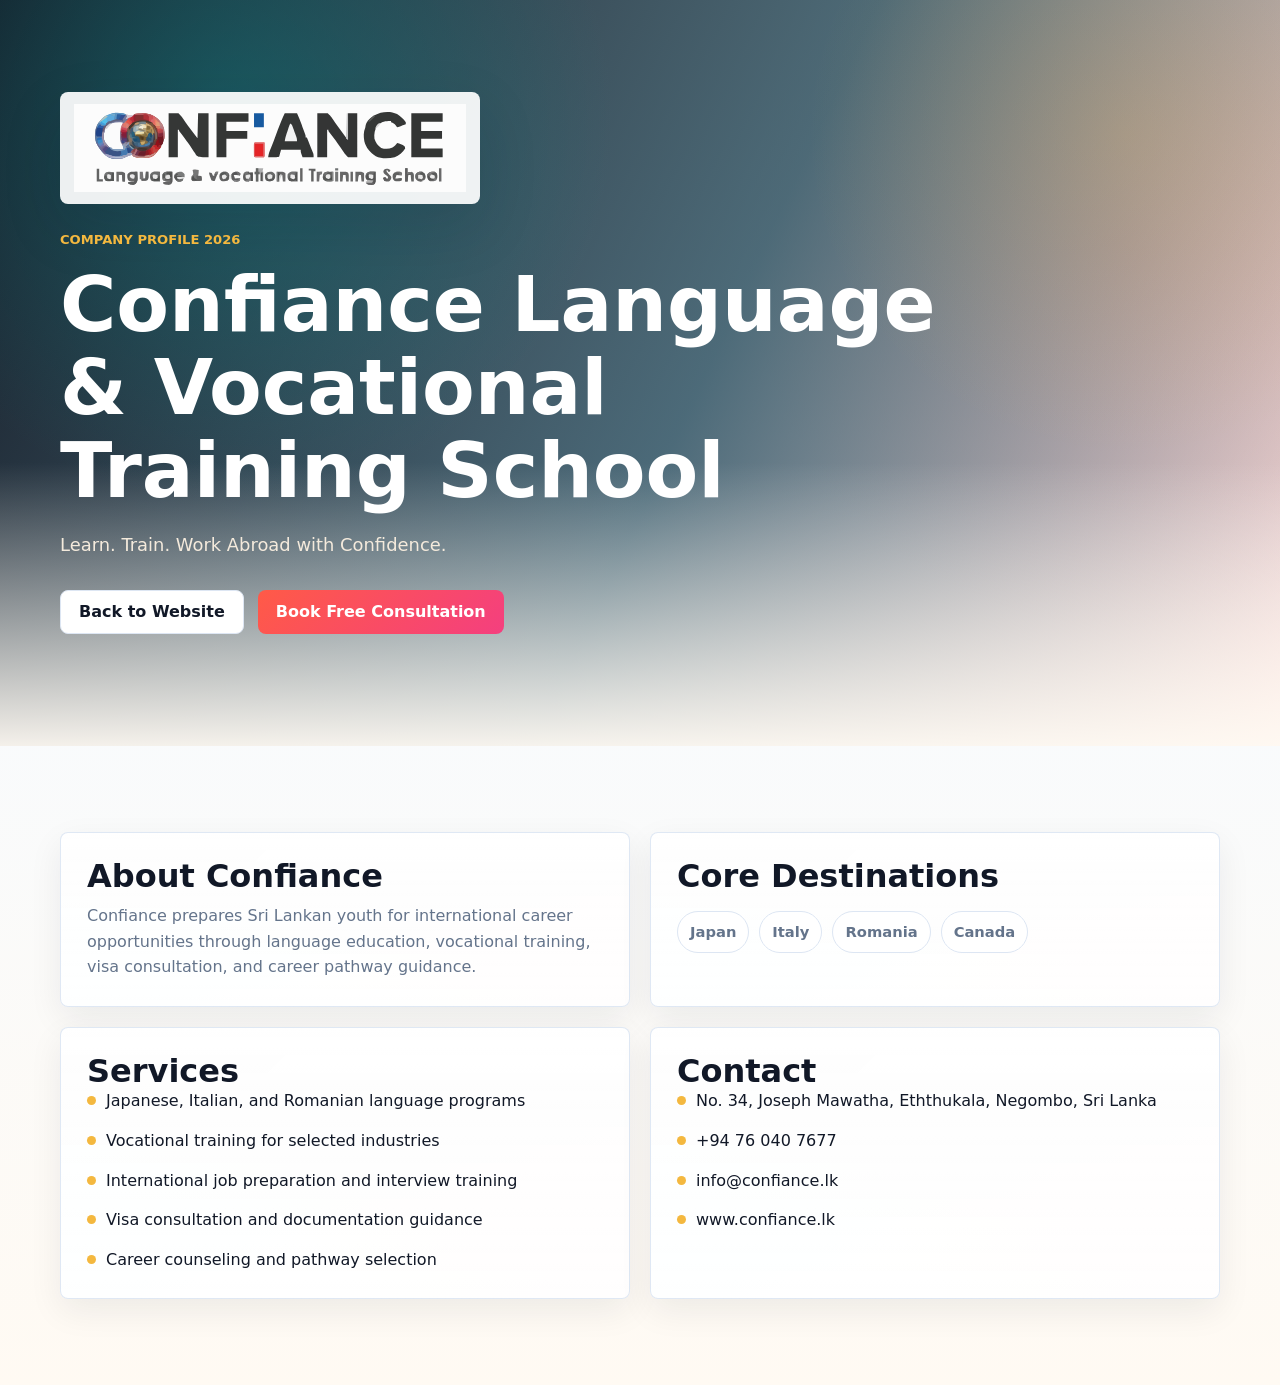
<file: company-profile-2026.html>
<!doctype html>
<html lang="en">
  <head><meta charset="utf-8"><meta name="viewport" content="width=device-width, initial-scale=1"><title>Confiance Company Profile 2026</title><meta name="description" content="Company profile for Confiance Language & Vocational Training School."><link rel="stylesheet" href="assets/styles.css"></head>
  <body>
    <main>
      <section class="page-hero"><div class="container"><img class="hero__logo" src="assets/confiance-logo.svg" alt="Confiance Language &amp; Vocational Training School"><span class="eyebrow">Company Profile 2026</span><h1>Confiance Language & Vocational Training School</h1><p>Learn. Train. Work Abroad with Confidence.</p><div class="hero__actions"><a class="button button--light" href="index.html">Back to Website</a><a class="button button--coral" href="contact.html">Book Free Consultation</a></div></div></section>
      <section><div class="container grid grid--2"><article class="card"><h2>About Confiance</h2><p>Confiance prepares Sri Lankan youth for international career opportunities through language education, vocational training, visa consultation, and career pathway guidance.</p></article><article class="card"><h2>Core Destinations</h2><div class="pill-list"><a href="pathways.html#japan">Japan</a><a href="pathways.html#italy">Italy</a><a href="pathways.html#romania">Romania</a><a href="pathways.html#canada">Canada</a></div></article><article class="card"><h2>Services</h2><ul class="feature-list"><li><a href="languages.html">Japanese, Italian, and Romanian language programs</a></li><li><a href="vocational.html">Vocational training for selected industries</a></li><li><a href="pathways.html">International job preparation and interview training</a></li><li><a href="visa.html">Visa consultation and documentation guidance</a></li><li><a href="contact.html">Career counseling and pathway selection</a></li></ul></article><article class="card"><h2>Contact</h2><ul class="feature-list"><li>No. 34, Joseph Mawatha, Eththukala, Negombo, Sri Lanka</li><li><a href="tel:+94760407677">+94 76 040 7677</a></li><li><a href="mailto:info@confiance.lk">info@confiance.lk</a></li><li><a href="https://www.confiance.lk">www.confiance.lk</a></li></ul></article></div></section>
    </main>
  </body>
</html>
</file>
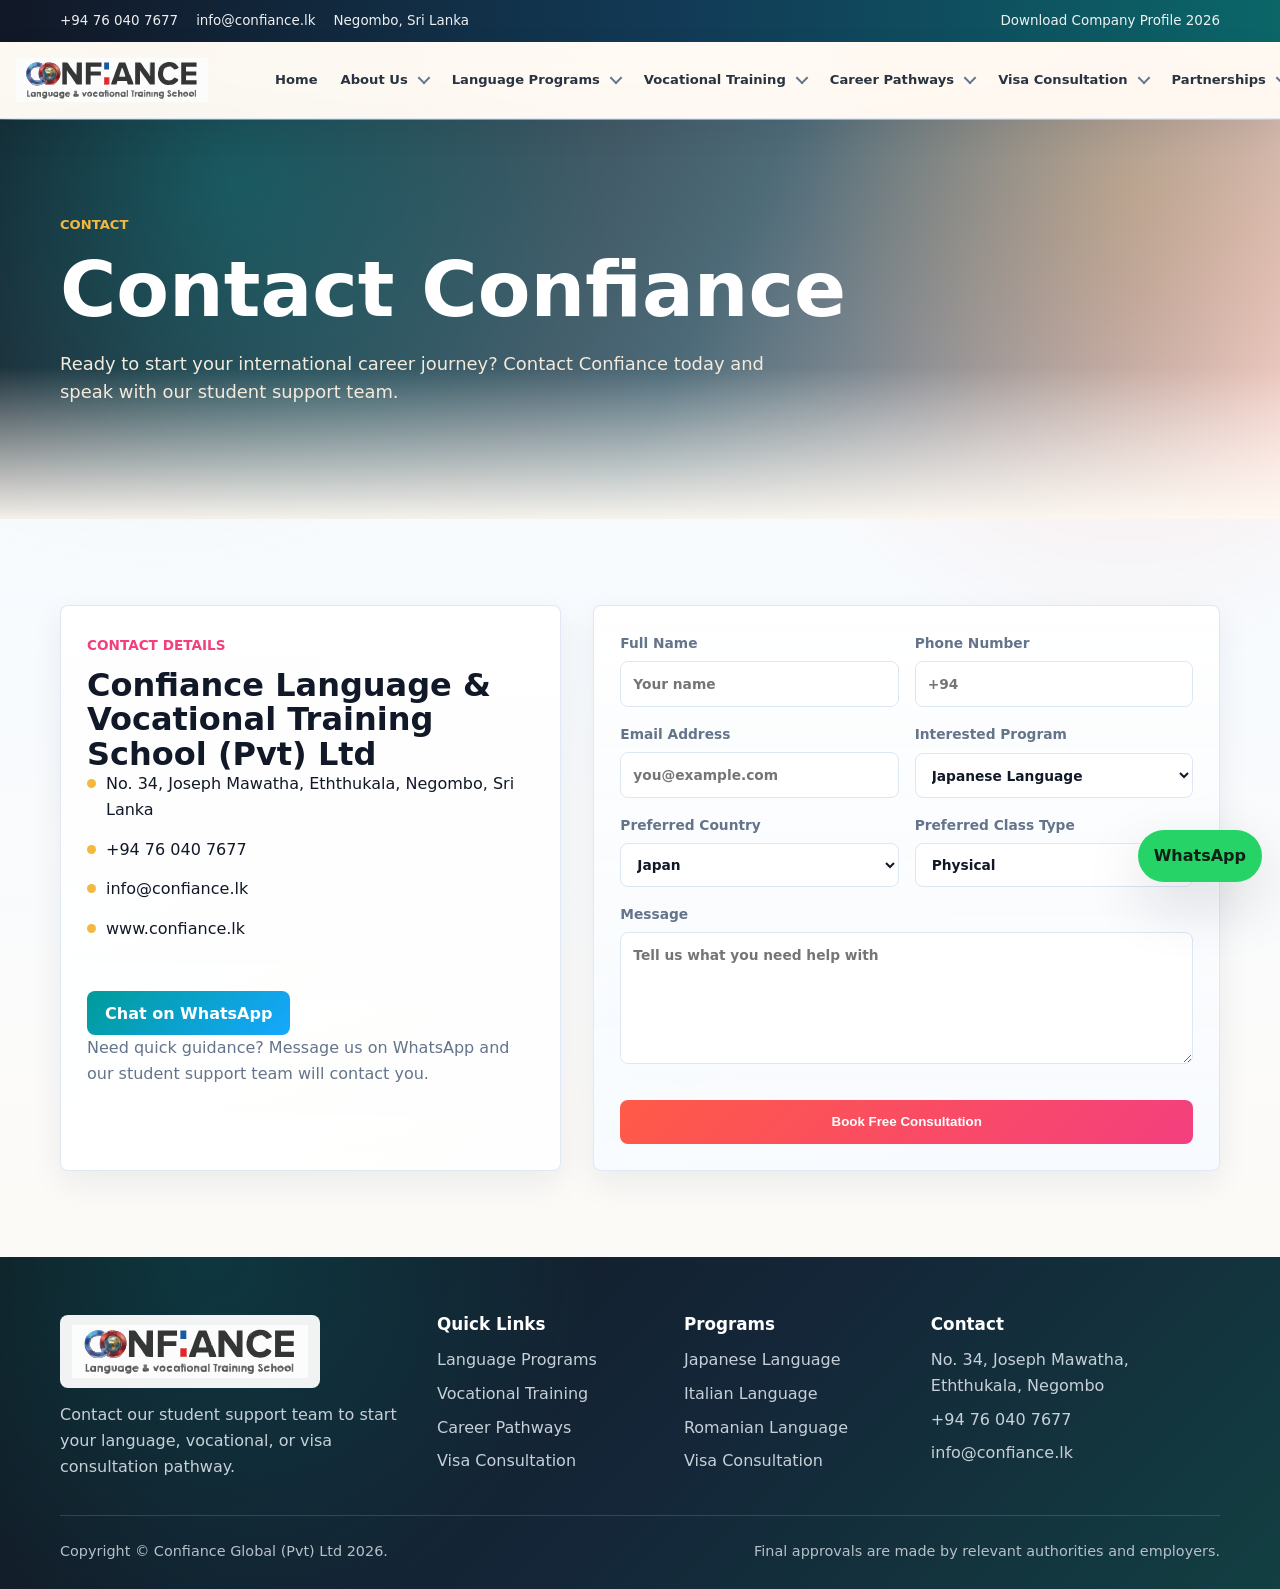
<file: contact.html>
<!doctype html>
<html lang="en">
  <head><meta charset="utf-8"><meta name="viewport" content="width=device-width, initial-scale=1"><title>Contact Confiance | Book Free Consultation</title><meta name="description" content="Contact Confiance Language & Vocational Training School in Negombo and book a free consultation."><link rel="stylesheet" href="assets/styles.css"></head>
  <body>
    <header class="topbar"><div class="container"><div class="topbar__links"><a href="tel:+94760407677">+94 76 040 7677</a><a href="mailto:info@confiance.lk">info@confiance.lk</a><a href="contact.html">Negombo, Sri Lanka</a></div><a href="company-profile-2026.html" download>Download Company Profile 2026</a></div></header>
    <nav class="nav"><div class="container"><a class="brand" href="index.html"><img class="brand__logo" src="assets/confiance-logo.svg" alt="Confiance Language &amp; Vocational Training School"></a><button class="nav__toggle" type="button" data-nav-toggle aria-label="Open menu" aria-expanded="false"><span></span><span></span><span></span></button><div class="nav__links" data-nav-links>
  <div class="nav__item"><a class="nav__link" href="index.html">Home</a></div>
  <div class="nav__item nav__item--has-menu">
    <a class="nav__link" href="about.html">About Us</a><button class="nav__chevron" type="button" aria-label="Open About submenu" aria-expanded="false"></button>
    <div class="nav__submenu"><a href="about.html#mission">Our Mission</a><a href="about.html#founder">Founder Message</a><a href="about.html#difference">Why Confiance</a></div>
  </div>
  <div class="nav__item nav__item--has-menu">
    <a class="nav__link" href="languages.html">Language Programs</a><button class="nav__chevron" type="button" aria-label="Open Language submenu" aria-expanded="false"></button>
    <div class="nav__submenu"><a href="japanese-language.html">Japanese</a><a href="italian-language.html">Italian</a><a href="romanian-language.html">Romanian</a><a href="languages.html#formats">Class Formats</a><a href="languages.html#support">Student Support</a></div>
  </div>
  <div class="nav__item nav__item--has-menu">
    <a class="nav__link" href="vocational.html">Vocational Training</a><button class="nav__chevron" type="button" aria-label="Open Vocational submenu" aria-expanded="false"></button>
    <div class="nav__submenu nav__submenu--wide"><a href="vocational.html#caregiver">Caregiver</a><a href="vocational.html#airport-ground-handling">Airport Ground Handling</a><a href="vocational.html#hospitality">Hospitality</a><a href="vocational.html#construction">Construction</a><a href="vocational.html#welding">Welding</a><a href="vocational.html#agriculture">Agriculture</a><a href="vocational.html#building-cleaning">Building Cleaning</a><a href="vocational.html#commercial-driving">Commercial Driving</a><a href="vocational.html#factory-manufacturing">Factory Jobs</a></div>
  </div>
  <div class="nav__item nav__item--has-menu">
    <a class="nav__link" href="pathways.html">Career Pathways</a><button class="nav__chevron" type="button" aria-label="Open Pathways submenu" aria-expanded="false"></button>
    <div class="nav__submenu"><a href="pathways.html#japan">Japan</a><a href="pathways.html#italy">Italy</a><a href="pathways.html#romania">Romania</a><a href="pathways.html#canada">Canada</a><a href="pathways.html#faq">FAQ</a></div>
  </div>
  <div class="nav__item nav__item--has-menu">
    <a class="nav__link" href="visa.html">Visa Consultation</a><button class="nav__chevron" type="button" aria-label="Open Visa submenu" aria-expanded="false"></button>
    <div class="nav__submenu"><a href="visa.html#pathway-selection">Pathway Selection</a><a href="visa.html#document-checklist">Document Checklist</a><a href="visa.html#application-guidance">Application Guidance</a><a href="visa.html#interview-support">Interview Support</a></div>
  </div>
  <div class="nav__item nav__item--has-menu">
    <a class="nav__link" href="partnerships.html">Partnerships</a><button class="nav__chevron" type="button" aria-label="Open Partnerships submenu" aria-expanded="false"></button>
    <div class="nav__submenu"><a href="partnerships.html#slbfe">SLBFE</a><a href="partnerships.html#vta">VTA Sri Lanka</a><a href="partnerships.html#don-bosco">Don Bosco</a><a href="partnerships.html#government">Government</a></div>
  </div>
  <div class="nav__item nav__item--has-menu">
    <a class="nav__link" href="team.html">Our Team</a><button class="nav__chevron" type="button" aria-label="Open Team submenu" aria-expanded="false"></button>
    <div class="nav__submenu"><a href="team.html#founder">Founder</a><a href="team.html#operations">Operations</a><a href="team.html#technology">Technology</a></div>
  </div>
  <div class="nav__item nav__item--has-menu">
    <a class="nav__link" href="gallery.html">Gallery</a><button class="nav__chevron" type="button" aria-label="Open Gallery submenu" aria-expanded="false"></button>
    <div class="nav__submenu"><a href="gallery.html#language-classes">Language Classes</a><a href="gallery.html#vocational-training">Vocational Training</a><a href="gallery.html#career-guidance">Career Guidance</a></div>
  </div>
  <div class="nav__item nav__item--has-menu">
    <a class="nav__link" href="contact.html">Contact Us</a><button class="nav__chevron" type="button" aria-label="Open Contact submenu" aria-expanded="false"></button>
    <div class="nav__submenu"><a href="contact.html#contact-details">Contact Details</a><a href="contact.html#consultation-form">Consultation Form</a><a href="https://wa.me/94760407677" target="_blank" rel="noreferrer">WhatsApp</a></div>
  </div>
</div><a class="button button--coral nav__portal" href="portal.html">LOGIN TO PORTAL</a></div></nav>
    <main>
      <section class="page-hero"><div class="container"><span class="eyebrow">Contact</span><h1>Contact Confiance</h1><p>Ready to start your international career journey? Contact Confiance today and speak with our student support team.</p></div></section>
      <section><div class="container contact-layout"><aside class="card" id="contact-details"><span class="card__kicker">Contact Details</span><h2>Confiance Language & Vocational Training School (Pvt) Ltd</h2><ul class="feature-list"><li>No. 34, Joseph Mawatha, Eththukala, Negombo, Sri Lanka</li><li><a href="tel:+94760407677">+94 76 040 7677</a></li><li><a href="mailto:info@confiance.lk">info@confiance.lk</a></li><li><a href="https://www.confiance.lk">www.confiance.lk</a></li></ul><div class="section__actions"><a class="button" href="https://wa.me/94760407677" target="_blank" rel="noreferrer">Chat on WhatsApp</a></div><p class="muted">Need quick guidance? Message us on WhatsApp and our student support team will contact you.</p></aside><form class="card form" id="consultation-form"><div class="form__row"><label>Full Name<input name="name" required placeholder="Your name"></label><label>Phone Number<input name="phone" required placeholder="+94"></label></div><div class="form__row"><label>Email Address<input name="email" type="email" placeholder="you@example.com"></label><label>Interested Program<select name="program"><option>Japanese Language</option><option>Italian Language</option><option>Romanian Language</option><option>Vocational Training</option><option>Visa Consultation</option><option>Career Pathway Guidance</option></select></label></div><div class="form__row"><label>Preferred Country<select name="country"><option>Japan</option><option>Italy</option><option>Romania</option><option>Canada</option><option>Not sure yet</option></select></label><label>Preferred Class Type<select name="class_type"><option>Physical</option><option>Online</option><option>Blended</option></select></label></div><label>Message<textarea name="message" placeholder="Tell us what you need help with"></textarea></label><button class="button button--coral" type="submit">Book Free Consultation</button></form></div></section>
    </main>
    <footer class="footer"><div class="container"><div class="footer__grid"><div class="footer__brand"><img class="footer__logo" src="assets/confiance-logo.svg" alt="Confiance Language &amp; Vocational Training School"><p>Contact our student support team to start your language, vocational, or visa consultation pathway.</p></div><div><h3>Quick Links</h3><ul><li><a href="languages.html">Language Programs</a></li><li><a href="vocational.html">Vocational Training</a></li><li><a href="pathways.html">Career Pathways</a></li><li><a href="visa.html">Visa Consultation</a></li></ul></div><div><h3>Programs</h3><ul><li><a href="japanese-language.html">Japanese Language</a></li><li><a href="italian-language.html">Italian Language</a></li><li><a href="romanian-language.html">Romanian Language</a></li><li><a href="visa.html">Visa Consultation</a></li></ul></div><div><h3>Contact</h3><ul><li>No. 34, Joseph Mawatha, Eththukala, Negombo</li><li><a href="tel:+94760407677">+94 76 040 7677</a></li><li><a href="mailto:info@confiance.lk">info@confiance.lk</a></li></ul></div></div><div class="footer__bottom"><span>Copyright &copy; Confiance Global (Pvt) Ltd 2026.</span><span>Final approvals are made by relevant authorities and employers.</span></div></div></footer>
    <a class="whatsapp-float" href="https://wa.me/94760407677" target="_blank" rel="noreferrer">WhatsApp</a><script src="assets/script.js"></script>
  </body>
</html>
</file>
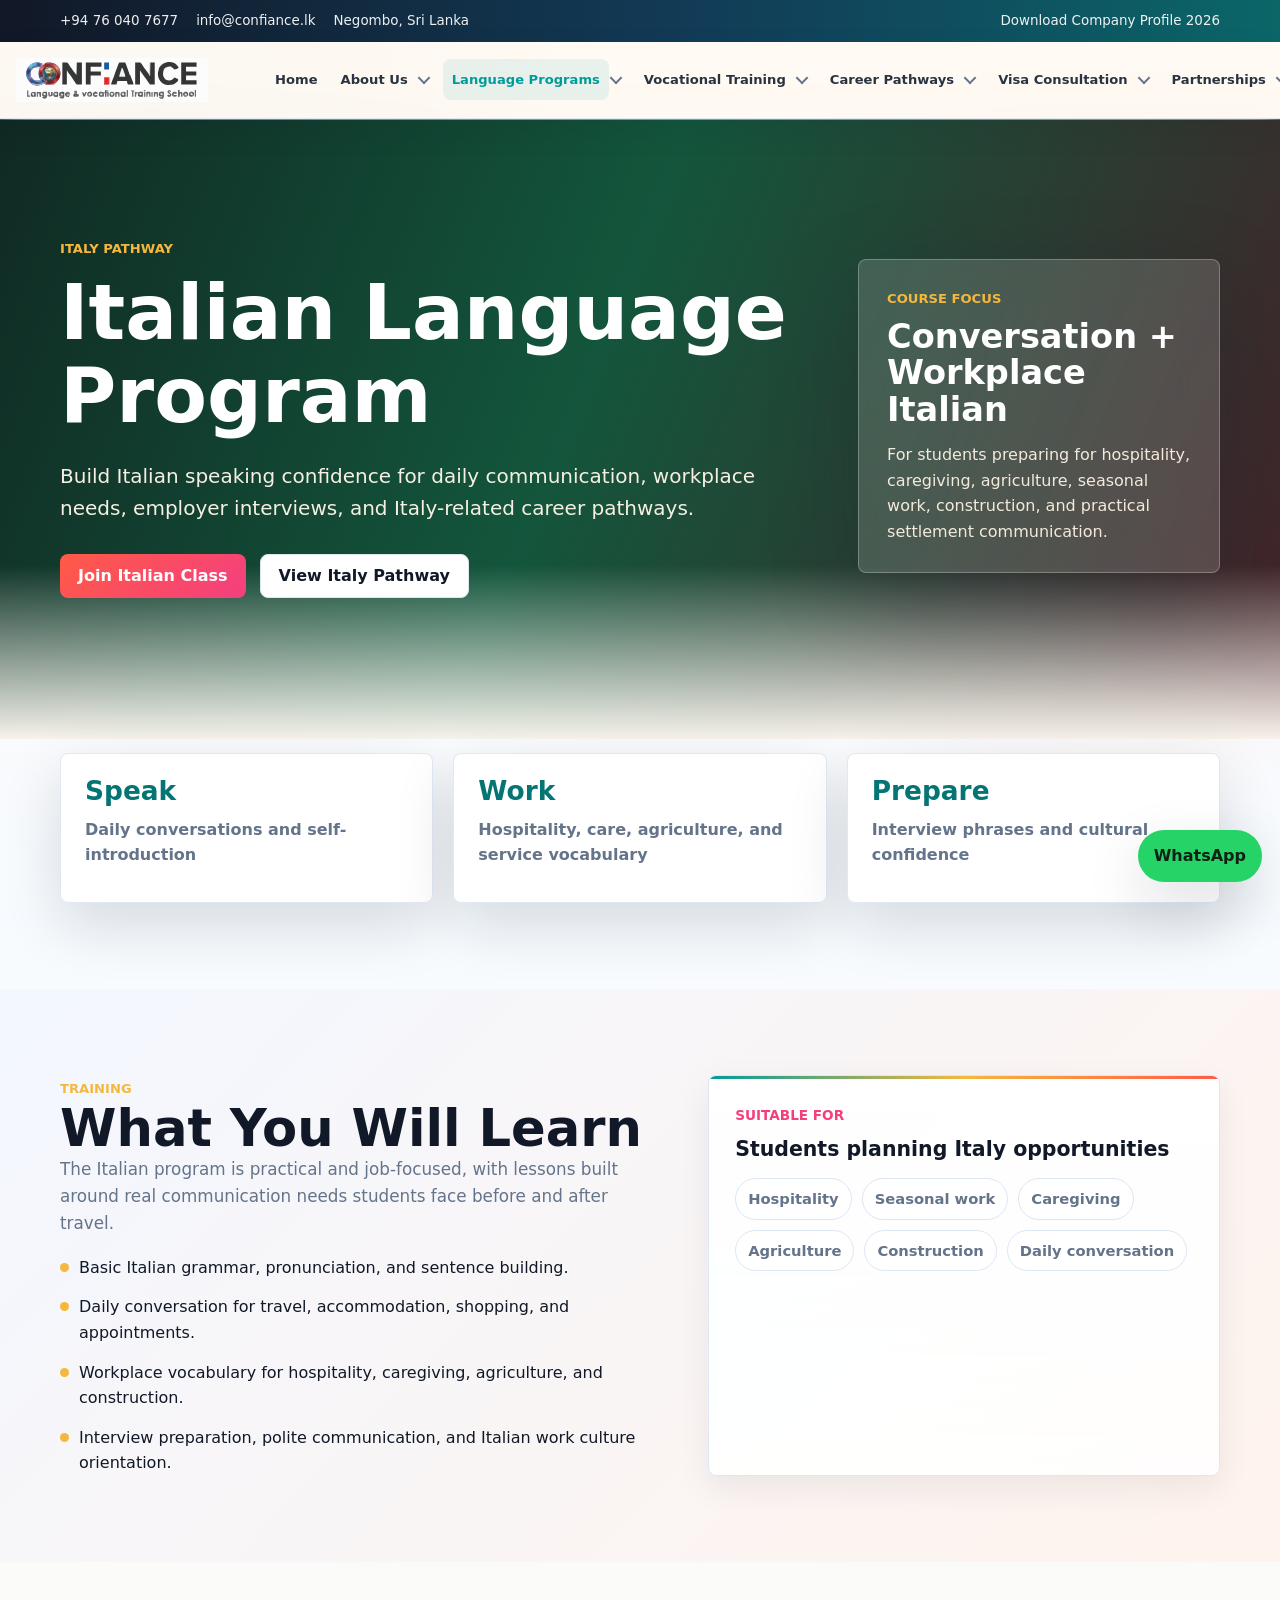
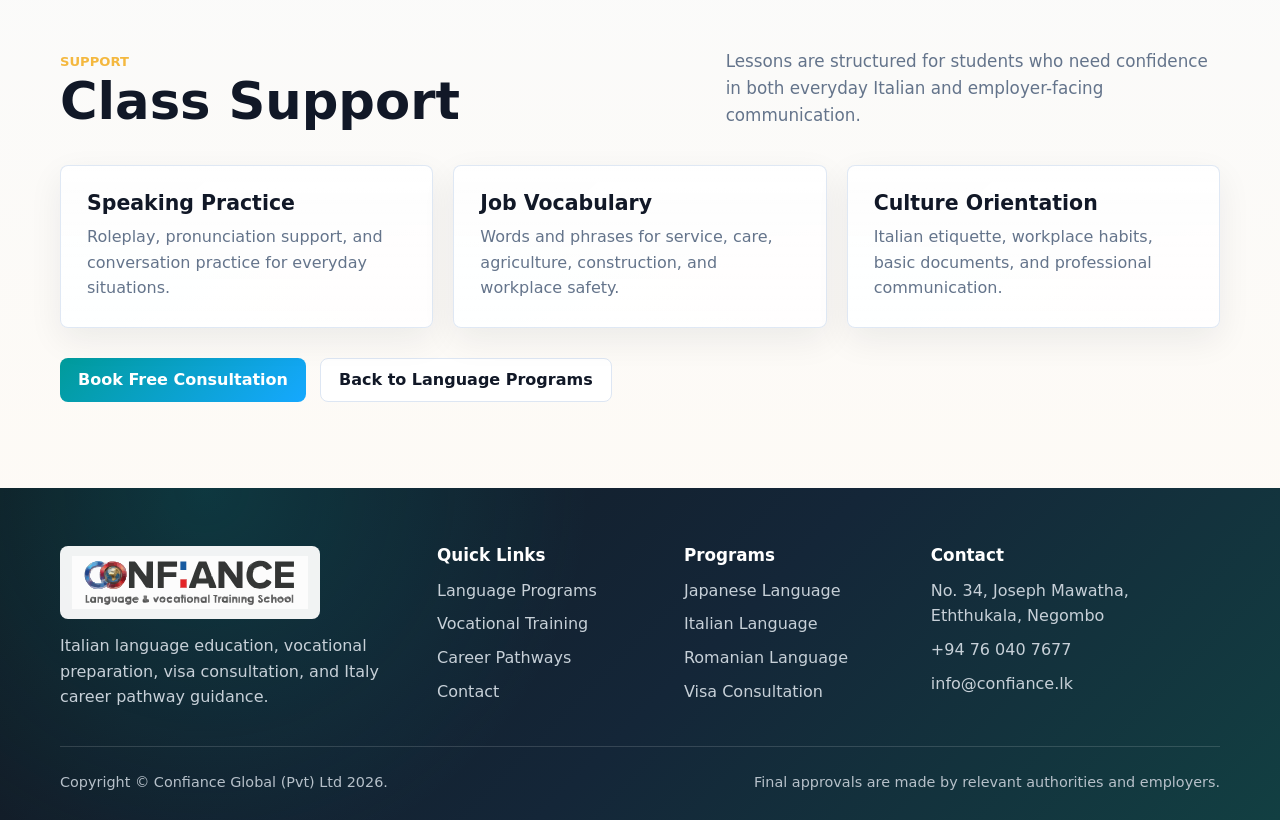
<file: italian-language.html>
<!doctype html>
<html lang="en">
  <head>
    <meta charset="utf-8">
    <meta name="viewport" content="width=device-width, initial-scale=1">
    <title>Italian Language Program | Confiance</title>
    <meta name="description" content="Italian language program for Italy employment pathways, daily conversation, workplace vocabulary, and cultural orientation.">
    <link rel="stylesheet" href="assets/styles.css">
  </head>
  <body>
    <header class="topbar"><div class="container"><div class="topbar__links"><a href="tel:+94760407677">+94 76 040 7677</a><a href="mailto:info@confiance.lk">info@confiance.lk</a><a href="contact.html">Negombo, Sri Lanka</a></div><a href="company-profile-2026.html" download>Download Company Profile 2026</a></div></header>
    <nav class="nav"><div class="container"><a class="brand" href="index.html"><img class="brand__logo" src="assets/confiance-logo.svg" alt="Confiance Language &amp; Vocational Training School"></a><button class="nav__toggle" type="button" data-nav-toggle aria-label="Open menu" aria-expanded="false"><span></span><span></span><span></span></button><div class="nav__links" data-nav-links>
      <div class="nav__item"><a class="nav__link" href="index.html">Home</a></div>
      <div class="nav__item nav__item--has-menu"><a class="nav__link" href="about.html">About Us</a><button class="nav__chevron" type="button" aria-label="Open About submenu" aria-expanded="false"></button><div class="nav__submenu"><a href="about.html#mission">Our Mission</a><a href="about.html#founder">Founder Message</a><a href="about.html#difference">Why Confiance</a></div></div>
      <div class="nav__item nav__item--has-menu"><a class="nav__link" href="languages.html">Language Programs</a><button class="nav__chevron" type="button" aria-label="Open Language submenu" aria-expanded="false"></button><div class="nav__submenu"><a href="japanese-language.html">Japanese</a><a href="italian-language.html">Italian</a><a href="romanian-language.html">Romanian</a><a href="languages.html#formats">Class Formats</a><a href="languages.html#support">Student Support</a></div></div>
      <div class="nav__item nav__item--has-menu"><a class="nav__link" href="vocational.html">Vocational Training</a><button class="nav__chevron" type="button" aria-label="Open Vocational submenu" aria-expanded="false"></button><div class="nav__submenu nav__submenu--wide"><a href="vocational.html#caregiver">Caregiver</a><a href="vocational.html#airport-ground-handling">Airport Ground Handling</a><a href="vocational.html#hospitality">Hospitality</a><a href="vocational.html#construction">Construction</a><a href="vocational.html#welding">Welding</a><a href="vocational.html#agriculture">Agriculture</a><a href="vocational.html#building-cleaning">Building Cleaning</a><a href="vocational.html#commercial-driving">Commercial Driving</a><a href="vocational.html#factory-manufacturing">Factory Jobs</a></div></div>
      <div class="nav__item nav__item--has-menu"><a class="nav__link" href="pathways.html">Career Pathways</a><button class="nav__chevron" type="button" aria-label="Open Pathways submenu" aria-expanded="false"></button><div class="nav__submenu"><a href="pathways.html#japan">Japan</a><a href="pathways.html#italy">Italy</a><a href="pathways.html#romania">Romania</a><a href="pathways.html#canada">Canada</a><a href="pathways.html#faq">FAQ</a></div></div>
      <div class="nav__item nav__item--has-menu"><a class="nav__link" href="visa.html">Visa Consultation</a><button class="nav__chevron" type="button" aria-label="Open Visa submenu" aria-expanded="false"></button><div class="nav__submenu"><a href="visa.html#pathway-selection">Pathway Selection</a><a href="visa.html#document-checklist">Document Checklist</a><a href="visa.html#application-guidance">Application Guidance</a><a href="visa.html#interview-support">Interview Support</a></div></div>
      <div class="nav__item nav__item--has-menu"><a class="nav__link" href="partnerships.html">Partnerships</a><button class="nav__chevron" type="button" aria-label="Open Partnerships submenu" aria-expanded="false"></button><div class="nav__submenu"><a href="partnerships.html#slbfe">SLBFE</a><a href="partnerships.html#vta">VTA Sri Lanka</a><a href="partnerships.html#don-bosco">Don Bosco</a><a href="partnerships.html#government">Government</a></div></div>
      <div class="nav__item nav__item--has-menu"><a class="nav__link" href="team.html">Our Team</a><button class="nav__chevron" type="button" aria-label="Open Team submenu" aria-expanded="false"></button><div class="nav__submenu"><a href="team.html#founder">Founder</a><a href="team.html#operations">Operations</a><a href="team.html#technology">Technology</a></div></div>
      <div class="nav__item nav__item--has-menu"><a class="nav__link" href="gallery.html">Gallery</a><button class="nav__chevron" type="button" aria-label="Open Gallery submenu" aria-expanded="false"></button><div class="nav__submenu"><a href="gallery.html#language-classes">Language Classes</a><a href="gallery.html#vocational-training">Vocational Training</a><a href="gallery.html#career-guidance">Career Guidance</a></div></div>
      <div class="nav__item nav__item--has-menu"><a class="nav__link" href="contact.html">Contact Us</a><button class="nav__chevron" type="button" aria-label="Open Contact submenu" aria-expanded="false"></button><div class="nav__submenu"><a href="contact.html#contact-details">Contact Details</a><a href="contact.html#consultation-form">Consultation Form</a><a href="https://wa.me/94760407677" target="_blank" rel="noreferrer">WhatsApp</a></div></div>
    </div><a class="button button--coral nav__portal" href="portal.html">LOGIN TO PORTAL</a></div></nav>

    <main>
      <section class="language-hero language-hero--italy">
        <div class="container language-hero__grid">
          <div>
            <span class="eyebrow">Italy Pathway</span>
            <h1>Italian Language Program</h1>
            <p class="lead">Build Italian speaking confidence for daily communication, workplace needs, employer interviews, and Italy-related career pathways.</p>
            <div class="hero__actions"><a class="button button--coral" href="contact.html">Join Italian Class</a><a class="button button--light" href="pathways.html#italy">View Italy Pathway</a></div>
          </div>
          <div class="language-hero__panel">
            <span>Course Focus</span>
            <strong>Conversation + Workplace Italian</strong>
            <p>For students preparing for hospitality, caregiving, agriculture, seasonal work, construction, and practical settlement communication.</p>
          </div>
        </div>
      </section>

      <section>
        <div class="container grid grid--3 language-stats">
          <article><strong>Speak</strong><span>Daily conversations and self-introduction</span></article>
          <article><strong>Work</strong><span>Hospitality, care, agriculture, and service vocabulary</span></article>
          <article><strong>Prepare</strong><span>Interview phrases and cultural confidence</span></article>
        </div>
      </section>

      <section class="section--soft">
        <div class="container split">
          <div>
            <span class="eyebrow">Training</span>
            <h2>What You Will Learn</h2>
            <p class="section__intro">The Italian program is practical and job-focused, with lessons built around real communication needs students face before and after travel.</p>
            <ul class="feature-list">
              <li>Basic Italian grammar, pronunciation, and sentence building.</li>
              <li>Daily conversation for travel, accommodation, shopping, and appointments.</li>
              <li>Workplace vocabulary for hospitality, caregiving, agriculture, and construction.</li>
              <li>Interview preparation, polite communication, and Italian work culture orientation.</li>
            </ul>
          </div>
          <div class="card language-card-accent">
            <span class="card__kicker">Suitable For</span>
            <h3>Students planning Italy opportunities</h3>
            <div class="pill-list"><span>Hospitality</span><span>Seasonal work</span><span>Caregiving</span><span>Agriculture</span><span>Construction</span><span>Daily conversation</span></div>
          </div>
        </div>
      </section>

      <section>
        <div class="container">
          <div class="section__header"><div><span class="eyebrow">Support</span><h2>Class Support</h2></div><p class="section__intro">Lessons are structured for students who need confidence in both everyday Italian and employer-facing communication.</p></div>
          <div class="grid grid--3">
            <article class="card"><h3>Speaking Practice</h3><p>Roleplay, pronunciation support, and conversation practice for everyday situations.</p></article>
            <article class="card"><h3>Job Vocabulary</h3><p>Words and phrases for service, care, agriculture, construction, and workplace safety.</p></article>
            <article class="card"><h3>Culture Orientation</h3><p>Italian etiquette, workplace habits, basic documents, and professional communication.</p></article>
          </div>
          <div class="section__actions"><a class="button" href="contact.html">Book Free Consultation</a><a class="button button--light" href="languages.html">Back to Language Programs</a></div>
        </div>
      </section>
    </main>

    <footer class="footer"><div class="container"><div class="footer__grid"><div class="footer__brand"><img class="footer__logo" src="assets/confiance-logo.svg" alt="Confiance Language &amp; Vocational Training School"><p>Italian language education, vocational preparation, visa consultation, and Italy career pathway guidance.</p></div><div><h3>Quick Links</h3><ul><li><a href="languages.html">Language Programs</a></li><li><a href="vocational.html">Vocational Training</a></li><li><a href="pathways.html">Career Pathways</a></li><li><a href="contact.html">Contact</a></li></ul></div><div><h3>Programs</h3><ul><li><a href="japanese-language.html">Japanese Language</a></li><li><a href="italian-language.html">Italian Language</a></li><li><a href="romanian-language.html">Romanian Language</a></li><li><a href="visa.html">Visa Consultation</a></li></ul></div><div><h3>Contact</h3><ul><li>No. 34, Joseph Mawatha, Eththukala, Negombo</li><li><a href="tel:+94760407677">+94 76 040 7677</a></li><li><a href="mailto:info@confiance.lk">info@confiance.lk</a></li></ul></div></div><div class="footer__bottom"><span>Copyright &copy; Confiance Global (Pvt) Ltd 2026.</span><span>Final approvals are made by relevant authorities and employers.</span></div></div></footer>
    <a class="whatsapp-float" href="https://wa.me/94760407677" target="_blank" rel="noreferrer">WhatsApp</a><script src="assets/script.js"></script>
  </body>
</html>
</file>
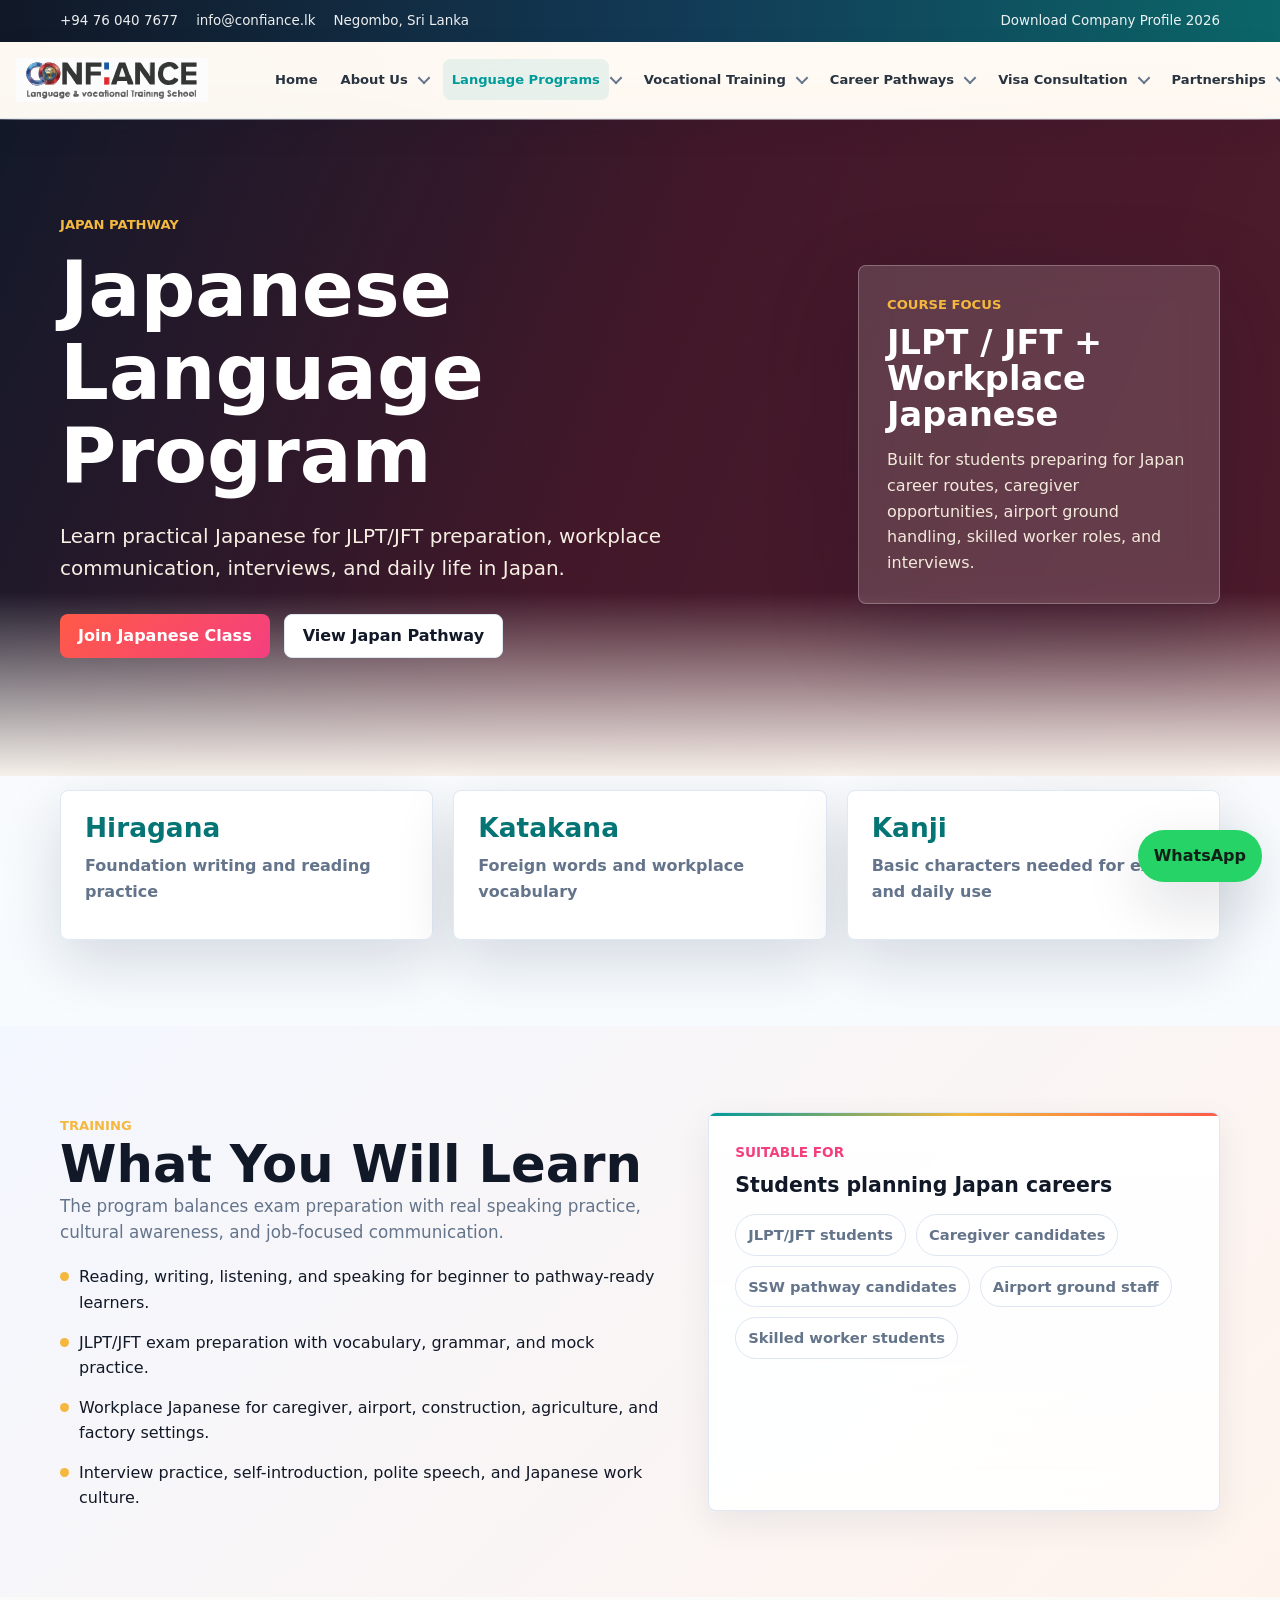
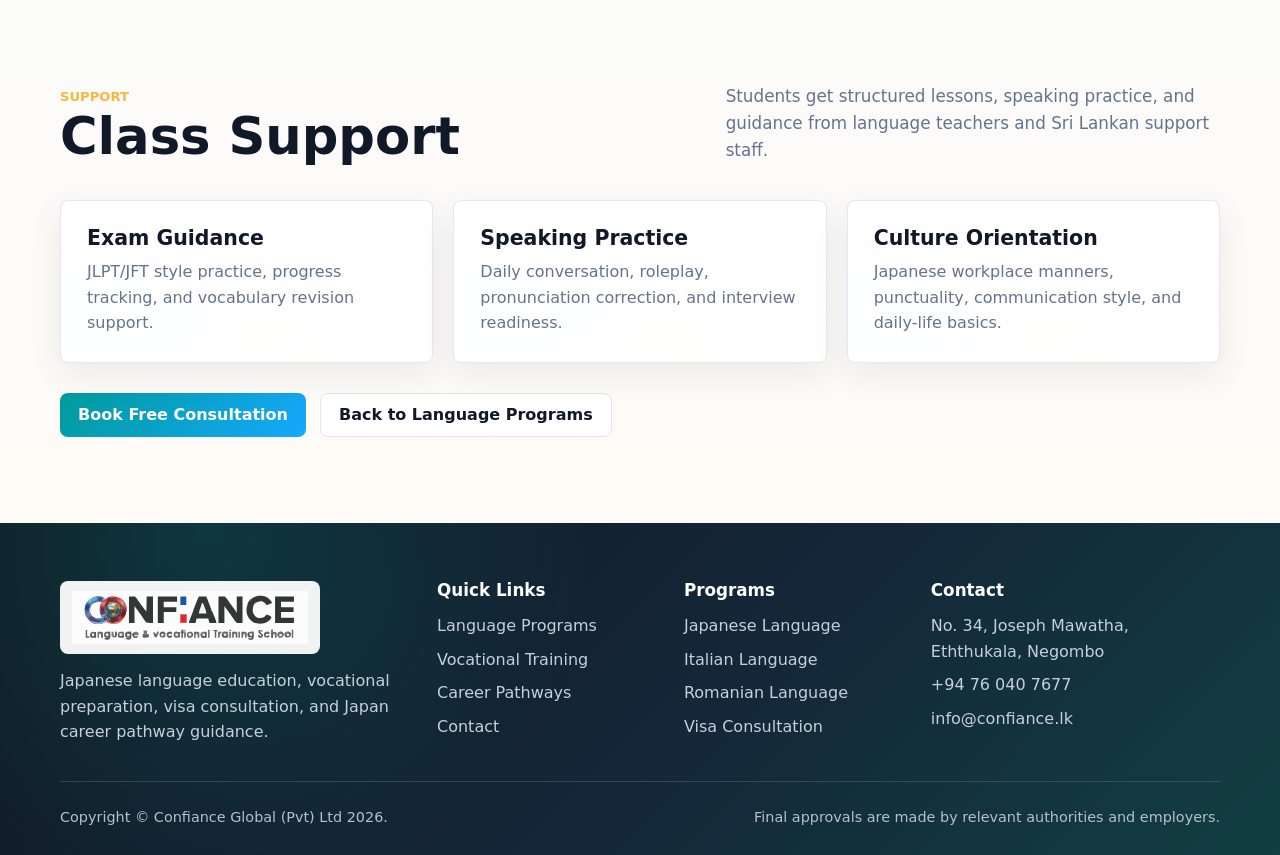
<file: japanese-language.html>
<!doctype html>
<html lang="en">
  <head>
    <meta charset="utf-8">
    <meta name="viewport" content="width=device-width, initial-scale=1">
    <title>Japanese Language Program | Confiance</title>
    <meta name="description" content="Japanese language program for Japan career pathways, JLPT/JFT preparation, workplace communication, and cultural orientation.">
    <link rel="stylesheet" href="assets/styles.css">
  </head>
  <body>
    <header class="topbar"><div class="container"><div class="topbar__links"><a href="tel:+94760407677">+94 76 040 7677</a><a href="mailto:info@confiance.lk">info@confiance.lk</a><a href="contact.html">Negombo, Sri Lanka</a></div><a href="company-profile-2026.html" download>Download Company Profile 2026</a></div></header>
    <nav class="nav"><div class="container"><a class="brand" href="index.html"><img class="brand__logo" src="assets/confiance-logo.svg" alt="Confiance Language &amp; Vocational Training School"></a><button class="nav__toggle" type="button" data-nav-toggle aria-label="Open menu" aria-expanded="false"><span></span><span></span><span></span></button><div class="nav__links" data-nav-links>
      <div class="nav__item"><a class="nav__link" href="index.html">Home</a></div>
      <div class="nav__item nav__item--has-menu"><a class="nav__link" href="about.html">About Us</a><button class="nav__chevron" type="button" aria-label="Open About submenu" aria-expanded="false"></button><div class="nav__submenu"><a href="about.html#mission">Our Mission</a><a href="about.html#founder">Founder Message</a><a href="about.html#difference">Why Confiance</a></div></div>
      <div class="nav__item nav__item--has-menu"><a class="nav__link" href="languages.html">Language Programs</a><button class="nav__chevron" type="button" aria-label="Open Language submenu" aria-expanded="false"></button><div class="nav__submenu"><a href="japanese-language.html">Japanese</a><a href="italian-language.html">Italian</a><a href="romanian-language.html">Romanian</a><a href="languages.html#formats">Class Formats</a><a href="languages.html#support">Student Support</a></div></div>
      <div class="nav__item nav__item--has-menu"><a class="nav__link" href="vocational.html">Vocational Training</a><button class="nav__chevron" type="button" aria-label="Open Vocational submenu" aria-expanded="false"></button><div class="nav__submenu nav__submenu--wide"><a href="vocational.html#caregiver">Caregiver</a><a href="vocational.html#airport-ground-handling">Airport Ground Handling</a><a href="vocational.html#hospitality">Hospitality</a><a href="vocational.html#construction">Construction</a><a href="vocational.html#welding">Welding</a><a href="vocational.html#agriculture">Agriculture</a><a href="vocational.html#building-cleaning">Building Cleaning</a><a href="vocational.html#commercial-driving">Commercial Driving</a><a href="vocational.html#factory-manufacturing">Factory Jobs</a></div></div>
      <div class="nav__item nav__item--has-menu"><a class="nav__link" href="pathways.html">Career Pathways</a><button class="nav__chevron" type="button" aria-label="Open Pathways submenu" aria-expanded="false"></button><div class="nav__submenu"><a href="pathways.html#japan">Japan</a><a href="pathways.html#italy">Italy</a><a href="pathways.html#romania">Romania</a><a href="pathways.html#canada">Canada</a><a href="pathways.html#faq">FAQ</a></div></div>
      <div class="nav__item nav__item--has-menu"><a class="nav__link" href="visa.html">Visa Consultation</a><button class="nav__chevron" type="button" aria-label="Open Visa submenu" aria-expanded="false"></button><div class="nav__submenu"><a href="visa.html#pathway-selection">Pathway Selection</a><a href="visa.html#document-checklist">Document Checklist</a><a href="visa.html#application-guidance">Application Guidance</a><a href="visa.html#interview-support">Interview Support</a></div></div>
      <div class="nav__item nav__item--has-menu"><a class="nav__link" href="partnerships.html">Partnerships</a><button class="nav__chevron" type="button" aria-label="Open Partnerships submenu" aria-expanded="false"></button><div class="nav__submenu"><a href="partnerships.html#slbfe">SLBFE</a><a href="partnerships.html#vta">VTA Sri Lanka</a><a href="partnerships.html#don-bosco">Don Bosco</a><a href="partnerships.html#government">Government</a></div></div>
      <div class="nav__item nav__item--has-menu"><a class="nav__link" href="team.html">Our Team</a><button class="nav__chevron" type="button" aria-label="Open Team submenu" aria-expanded="false"></button><div class="nav__submenu"><a href="team.html#founder">Founder</a><a href="team.html#operations">Operations</a><a href="team.html#technology">Technology</a></div></div>
      <div class="nav__item nav__item--has-menu"><a class="nav__link" href="gallery.html">Gallery</a><button class="nav__chevron" type="button" aria-label="Open Gallery submenu" aria-expanded="false"></button><div class="nav__submenu"><a href="gallery.html#language-classes">Language Classes</a><a href="gallery.html#vocational-training">Vocational Training</a><a href="gallery.html#career-guidance">Career Guidance</a></div></div>
      <div class="nav__item nav__item--has-menu"><a class="nav__link" href="contact.html">Contact Us</a><button class="nav__chevron" type="button" aria-label="Open Contact submenu" aria-expanded="false"></button><div class="nav__submenu"><a href="contact.html#contact-details">Contact Details</a><a href="contact.html#consultation-form">Consultation Form</a><a href="https://wa.me/94760407677" target="_blank" rel="noreferrer">WhatsApp</a></div></div>
    </div><a class="button button--coral nav__portal" href="portal.html">LOGIN TO PORTAL</a></div></nav>

    <main>
      <section class="language-hero language-hero--japan">
        <div class="container language-hero__grid">
          <div>
            <span class="eyebrow">Japan Pathway</span>
            <h1>Japanese Language Program</h1>
            <p class="lead">Learn practical Japanese for JLPT/JFT preparation, workplace communication, interviews, and daily life in Japan.</p>
            <div class="hero__actions"><a class="button button--coral" href="contact.html">Join Japanese Class</a><a class="button button--light" href="pathways.html#japan">View Japan Pathway</a></div>
          </div>
          <div class="language-hero__panel">
            <span>Course Focus</span>
            <strong>JLPT / JFT + Workplace Japanese</strong>
            <p>Built for students preparing for Japan career routes, caregiver opportunities, airport ground handling, skilled worker roles, and interviews.</p>
          </div>
        </div>
      </section>

      <section>
        <div class="container grid grid--3 language-stats">
          <article><strong>Hiragana</strong><span>Foundation writing and reading practice</span></article>
          <article><strong>Katakana</strong><span>Foreign words and workplace vocabulary</span></article>
          <article><strong>Kanji</strong><span>Basic characters needed for exams and daily use</span></article>
        </div>
      </section>

      <section class="section--soft">
        <div class="container split">
          <div>
            <span class="eyebrow">Training</span>
            <h2>What You Will Learn</h2>
            <p class="section__intro">The program balances exam preparation with real speaking practice, cultural awareness, and job-focused communication.</p>
            <ul class="feature-list">
              <li>Reading, writing, listening, and speaking for beginner to pathway-ready learners.</li>
              <li>JLPT/JFT exam preparation with vocabulary, grammar, and mock practice.</li>
              <li>Workplace Japanese for caregiver, airport, construction, agriculture, and factory settings.</li>
              <li>Interview practice, self-introduction, polite speech, and Japanese work culture.</li>
            </ul>
          </div>
          <div class="card language-card-accent">
            <span class="card__kicker">Suitable For</span>
            <h3>Students planning Japan careers</h3>
            <div class="pill-list"><span>JLPT/JFT students</span><span>Caregiver candidates</span><span>SSW pathway candidates</span><span>Airport ground staff</span><span>Skilled worker students</span></div>
          </div>
        </div>
      </section>

      <section>
        <div class="container">
          <div class="section__header"><div><span class="eyebrow">Support</span><h2>Class Support</h2></div><p class="section__intro">Students get structured lessons, speaking practice, and guidance from language teachers and Sri Lankan support staff.</p></div>
          <div class="grid grid--3">
            <article class="card"><h3>Exam Guidance</h3><p>JLPT/JFT style practice, progress tracking, and vocabulary revision support.</p></article>
            <article class="card"><h3>Speaking Practice</h3><p>Daily conversation, roleplay, pronunciation correction, and interview readiness.</p></article>
            <article class="card"><h3>Culture Orientation</h3><p>Japanese workplace manners, punctuality, communication style, and daily-life basics.</p></article>
          </div>
          <div class="section__actions"><a class="button" href="contact.html">Book Free Consultation</a><a class="button button--light" href="languages.html">Back to Language Programs</a></div>
        </div>
      </section>
    </main>

    <footer class="footer"><div class="container"><div class="footer__grid"><div class="footer__brand"><img class="footer__logo" src="assets/confiance-logo.svg" alt="Confiance Language &amp; Vocational Training School"><p>Japanese language education, vocational preparation, visa consultation, and Japan career pathway guidance.</p></div><div><h3>Quick Links</h3><ul><li><a href="languages.html">Language Programs</a></li><li><a href="vocational.html">Vocational Training</a></li><li><a href="pathways.html">Career Pathways</a></li><li><a href="contact.html">Contact</a></li></ul></div><div><h3>Programs</h3><ul><li><a href="japanese-language.html">Japanese Language</a></li><li><a href="italian-language.html">Italian Language</a></li><li><a href="romanian-language.html">Romanian Language</a></li><li><a href="visa.html">Visa Consultation</a></li></ul></div><div><h3>Contact</h3><ul><li>No. 34, Joseph Mawatha, Eththukala, Negombo</li><li><a href="tel:+94760407677">+94 76 040 7677</a></li><li><a href="mailto:info@confiance.lk">info@confiance.lk</a></li></ul></div></div><div class="footer__bottom"><span>Copyright &copy; Confiance Global (Pvt) Ltd 2026.</span><span>Final approvals are made by relevant authorities and employers.</span></div></div></footer>
    <a class="whatsapp-float" href="https://wa.me/94760407677" target="_blank" rel="noreferrer">WhatsApp</a><script src="assets/script.js"></script>
  </body>
</html>
</file>
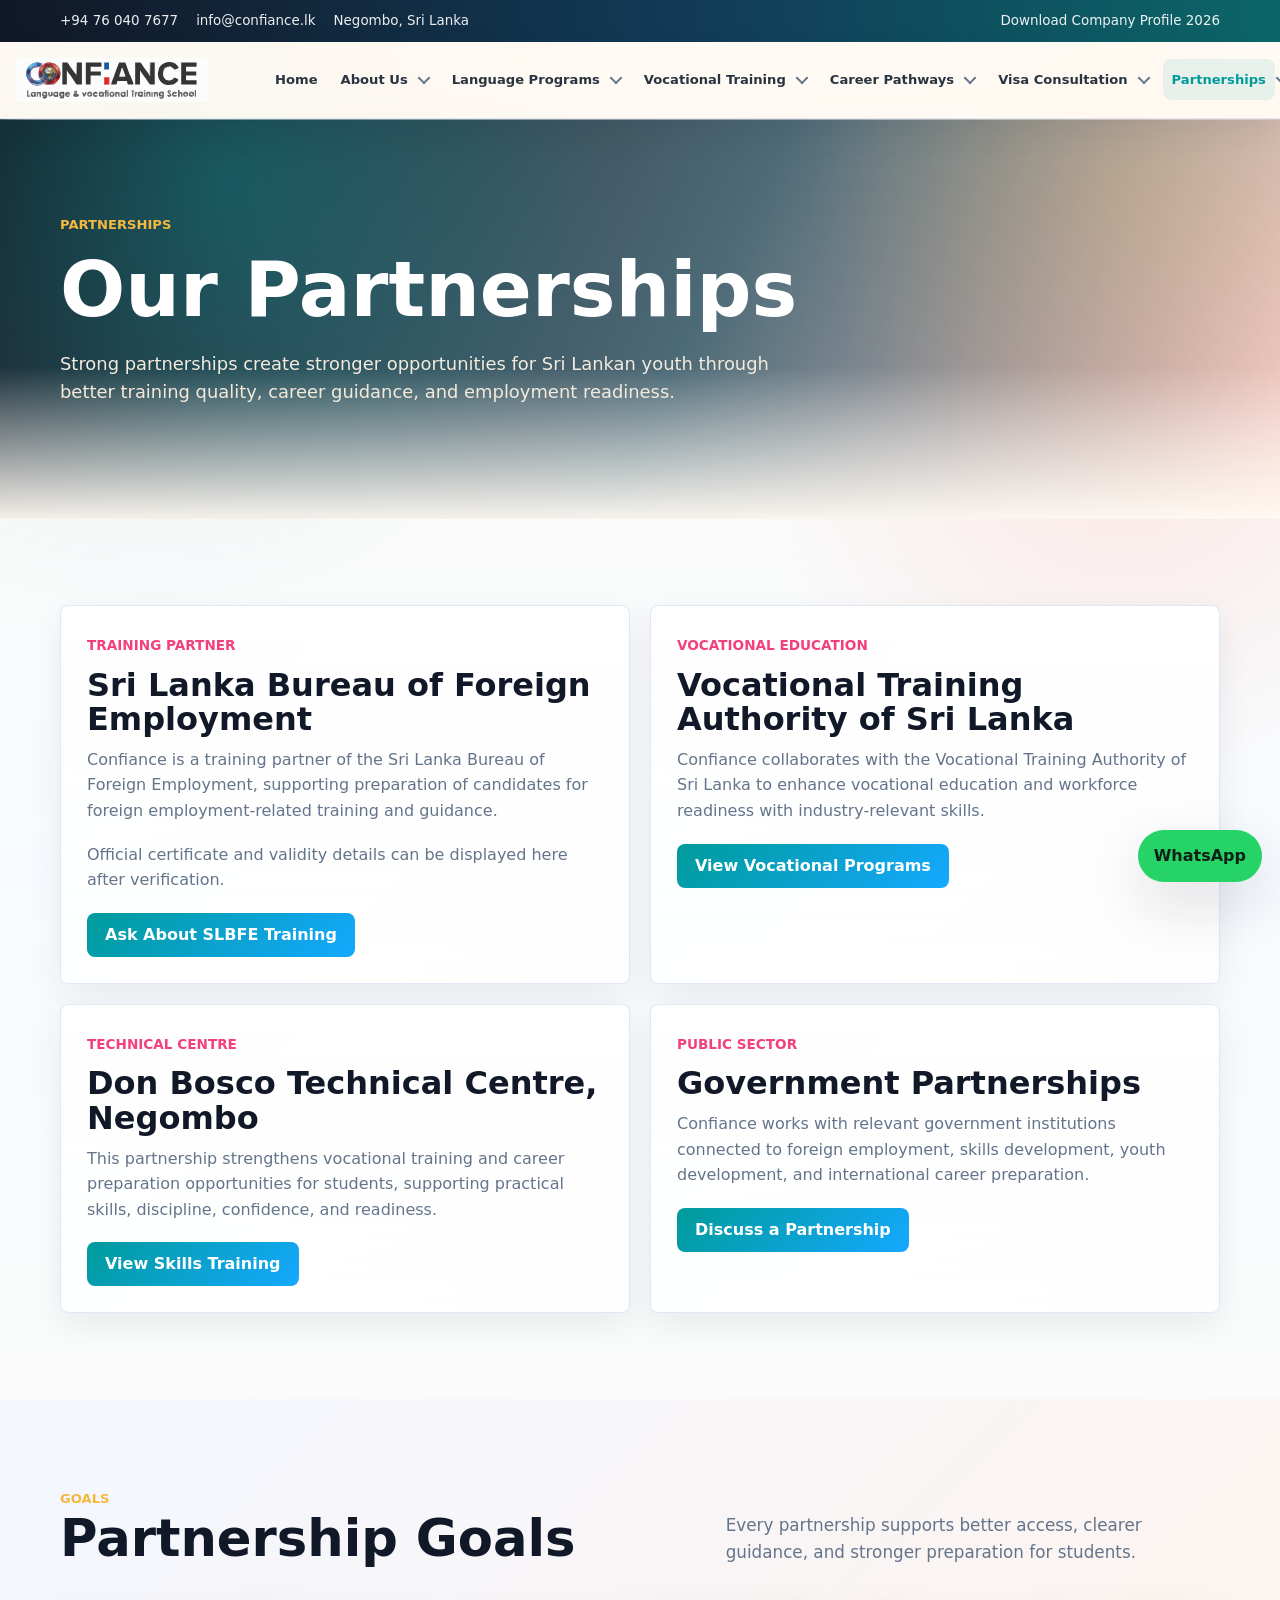
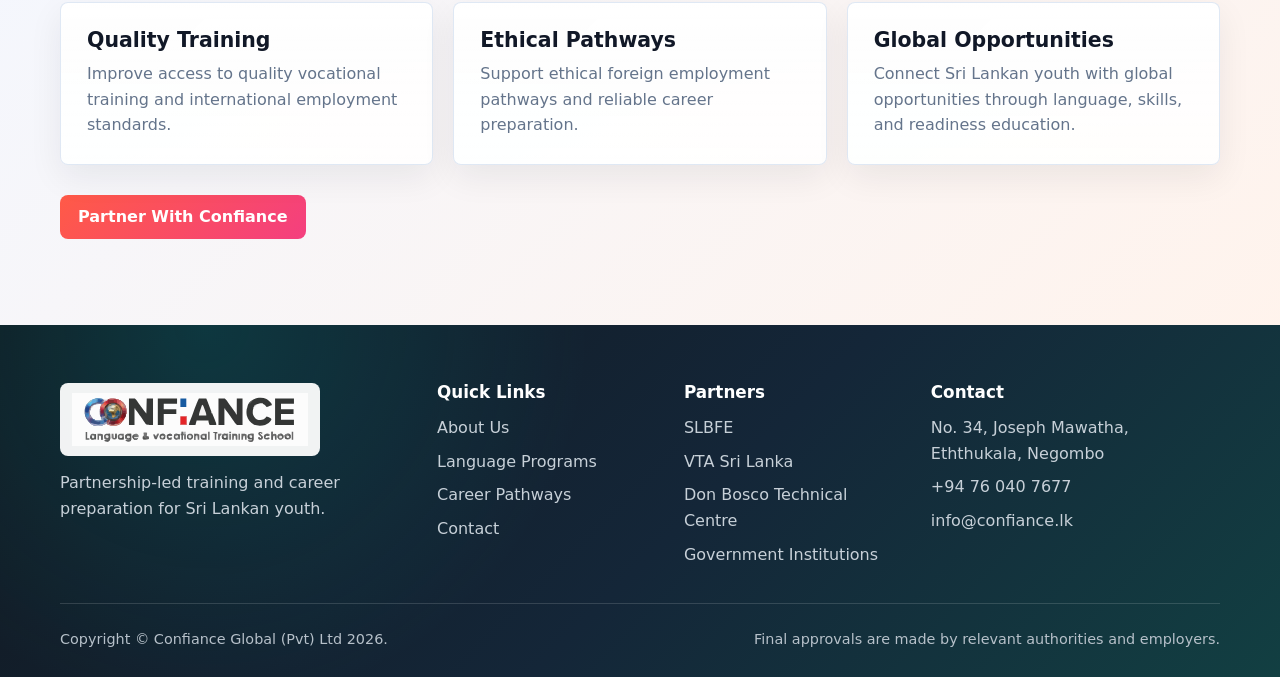
<file: partnerships.html>
<!doctype html>
<html lang="en">
  <head><meta charset="utf-8"><meta name="viewport" content="width=device-width, initial-scale=1"><title>Our Partnerships | Confiance</title><meta name="description" content="Confiance partnerships with vocational, government, and employment-related institutions."><link rel="stylesheet" href="assets/styles.css"></head>
  <body>
    <header class="topbar"><div class="container"><div class="topbar__links"><a href="tel:+94760407677">+94 76 040 7677</a><a href="mailto:info@confiance.lk">info@confiance.lk</a><a href="contact.html">Negombo, Sri Lanka</a></div><a href="company-profile-2026.html" download>Download Company Profile 2026</a></div></header>
    <nav class="nav"><div class="container"><a class="brand" href="index.html"><img class="brand__logo" src="assets/confiance-logo.svg" alt="Confiance Language &amp; Vocational Training School"></a><button class="nav__toggle" type="button" data-nav-toggle aria-label="Open menu" aria-expanded="false"><span></span><span></span><span></span></button><div class="nav__links" data-nav-links>
  <div class="nav__item"><a class="nav__link" href="index.html">Home</a></div>
  <div class="nav__item nav__item--has-menu">
    <a class="nav__link" href="about.html">About Us</a><button class="nav__chevron" type="button" aria-label="Open About submenu" aria-expanded="false"></button>
    <div class="nav__submenu"><a href="about.html#mission">Our Mission</a><a href="about.html#founder">Founder Message</a><a href="about.html#difference">Why Confiance</a></div>
  </div>
  <div class="nav__item nav__item--has-menu">
    <a class="nav__link" href="languages.html">Language Programs</a><button class="nav__chevron" type="button" aria-label="Open Language submenu" aria-expanded="false"></button>
    <div class="nav__submenu"><a href="japanese-language.html">Japanese</a><a href="italian-language.html">Italian</a><a href="romanian-language.html">Romanian</a><a href="languages.html#formats">Class Formats</a><a href="languages.html#support">Student Support</a></div>
  </div>
  <div class="nav__item nav__item--has-menu">
    <a class="nav__link" href="vocational.html">Vocational Training</a><button class="nav__chevron" type="button" aria-label="Open Vocational submenu" aria-expanded="false"></button>
    <div class="nav__submenu nav__submenu--wide"><a href="vocational.html#caregiver">Caregiver</a><a href="vocational.html#airport-ground-handling">Airport Ground Handling</a><a href="vocational.html#hospitality">Hospitality</a><a href="vocational.html#construction">Construction</a><a href="vocational.html#welding">Welding</a><a href="vocational.html#agriculture">Agriculture</a><a href="vocational.html#building-cleaning">Building Cleaning</a><a href="vocational.html#commercial-driving">Commercial Driving</a><a href="vocational.html#factory-manufacturing">Factory Jobs</a></div>
  </div>
  <div class="nav__item nav__item--has-menu">
    <a class="nav__link" href="pathways.html">Career Pathways</a><button class="nav__chevron" type="button" aria-label="Open Pathways submenu" aria-expanded="false"></button>
    <div class="nav__submenu"><a href="pathways.html#japan">Japan</a><a href="pathways.html#italy">Italy</a><a href="pathways.html#romania">Romania</a><a href="pathways.html#canada">Canada</a><a href="pathways.html#faq">FAQ</a></div>
  </div>
  <div class="nav__item nav__item--has-menu">
    <a class="nav__link" href="visa.html">Visa Consultation</a><button class="nav__chevron" type="button" aria-label="Open Visa submenu" aria-expanded="false"></button>
    <div class="nav__submenu"><a href="visa.html#pathway-selection">Pathway Selection</a><a href="visa.html#document-checklist">Document Checklist</a><a href="visa.html#application-guidance">Application Guidance</a><a href="visa.html#interview-support">Interview Support</a></div>
  </div>
  <div class="nav__item nav__item--has-menu">
    <a class="nav__link" href="partnerships.html">Partnerships</a><button class="nav__chevron" type="button" aria-label="Open Partnerships submenu" aria-expanded="false"></button>
    <div class="nav__submenu"><a href="partnerships.html#slbfe">SLBFE</a><a href="partnerships.html#vta">VTA Sri Lanka</a><a href="partnerships.html#don-bosco">Don Bosco</a><a href="partnerships.html#government">Government</a></div>
  </div>
  <div class="nav__item nav__item--has-menu">
    <a class="nav__link" href="team.html">Our Team</a><button class="nav__chevron" type="button" aria-label="Open Team submenu" aria-expanded="false"></button>
    <div class="nav__submenu"><a href="team.html#founder">Founder</a><a href="team.html#operations">Operations</a><a href="team.html#technology">Technology</a></div>
  </div>
  <div class="nav__item nav__item--has-menu">
    <a class="nav__link" href="gallery.html">Gallery</a><button class="nav__chevron" type="button" aria-label="Open Gallery submenu" aria-expanded="false"></button>
    <div class="nav__submenu"><a href="gallery.html#language-classes">Language Classes</a><a href="gallery.html#vocational-training">Vocational Training</a><a href="gallery.html#career-guidance">Career Guidance</a></div>
  </div>
  <div class="nav__item nav__item--has-menu">
    <a class="nav__link" href="contact.html">Contact Us</a><button class="nav__chevron" type="button" aria-label="Open Contact submenu" aria-expanded="false"></button>
    <div class="nav__submenu"><a href="contact.html#contact-details">Contact Details</a><a href="contact.html#consultation-form">Consultation Form</a><a href="https://wa.me/94760407677" target="_blank" rel="noreferrer">WhatsApp</a></div>
  </div>
</div><a class="button button--coral nav__portal" href="portal.html">LOGIN TO PORTAL</a></div></nav>
    <main>
      <section class="page-hero"><div class="container"><span class="eyebrow">Partnerships</span><h1>Our Partnerships</h1><p>Strong partnerships create stronger opportunities for Sri Lankan youth through better training quality, career guidance, and employment readiness.</p></div></section>
      <section><div class="container"><div class="grid grid--2"><article class="card" id="slbfe"><span class="card__kicker">Training Partner</span><h2>Sri Lanka Bureau of Foreign Employment</h2><p>Confiance is a training partner of the Sri Lanka Bureau of Foreign Employment, supporting preparation of candidates for foreign employment-related training and guidance.</p><p class="muted">Official certificate and validity details can be displayed here after verification.</p><a class="button" href="contact.html">Ask About SLBFE Training</a></article><article class="card" id="vta"><span class="card__kicker">Vocational Education</span><h2>Vocational Training Authority of Sri Lanka</h2><p>Confiance collaborates with the Vocational Training Authority of Sri Lanka to enhance vocational education and workforce readiness with industry-relevant skills.</p><a class="button" href="vocational.html">View Vocational Programs</a></article><article class="card" id="don-bosco"><span class="card__kicker">Technical Centre</span><h2>Don Bosco Technical Centre, Negombo</h2><p>This partnership strengthens vocational training and career preparation opportunities for students, supporting practical skills, discipline, confidence, and readiness.</p><a class="button" href="vocational.html">View Skills Training</a></article><article class="card" id="government"><span class="card__kicker">Public Sector</span><h2>Government Partnerships</h2><p>Confiance works with relevant government institutions connected to foreign employment, skills development, youth development, and international career preparation.</p><a class="button" href="contact.html">Discuss a Partnership</a></article></div></div></section>
      <section class="section--soft"><div class="container"><div class="section__header"><div><span class="eyebrow">Goals</span><h2>Partnership Goals</h2></div><p class="section__intro">Every partnership supports better access, clearer guidance, and stronger preparation for students.</p></div><div class="grid grid--3"><article class="card"><h3>Quality Training</h3><p>Improve access to quality vocational training and international employment standards.</p></article><article class="card"><h3>Ethical Pathways</h3><p>Support ethical foreign employment pathways and reliable career preparation.</p></article><article class="card"><h3>Global Opportunities</h3><p>Connect Sri Lankan youth with global opportunities through language, skills, and readiness education.</p></article></div><div class="section__actions"><a class="button button--coral" href="contact.html">Partner With Confiance</a></div></div></section>
    </main>
    <footer class="footer"><div class="container"><div class="footer__grid"><div class="footer__brand"><img class="footer__logo" src="assets/confiance-logo.svg" alt="Confiance Language &amp; Vocational Training School"><p>Partnership-led training and career preparation for Sri Lankan youth.</p></div><div><h3>Quick Links</h3><ul><li><a href="about.html">About Us</a></li><li><a href="languages.html">Language Programs</a></li><li><a href="pathways.html">Career Pathways</a></li><li><a href="contact.html">Contact</a></li></ul></div><div><h3>Partners</h3><ul><li><a href="#slbfe">SLBFE</a></li><li><a href="#vta">VTA Sri Lanka</a></li><li><a href="#don-bosco">Don Bosco Technical Centre</a></li><li><a href="#government">Government Institutions</a></li></ul></div><div><h3>Contact</h3><ul><li>No. 34, Joseph Mawatha, Eththukala, Negombo</li><li><a href="tel:+94760407677">+94 76 040 7677</a></li><li><a href="mailto:info@confiance.lk">info@confiance.lk</a></li></ul></div></div><div class="footer__bottom"><span>Copyright &copy; Confiance Global (Pvt) Ltd 2026.</span><span>Final approvals are made by relevant authorities and employers.</span></div></div></footer>
    <a class="whatsapp-float" href="https://wa.me/94760407677" target="_blank" rel="noreferrer">WhatsApp</a><script src="assets/script.js"></script>
  </body>
</html>
</file>
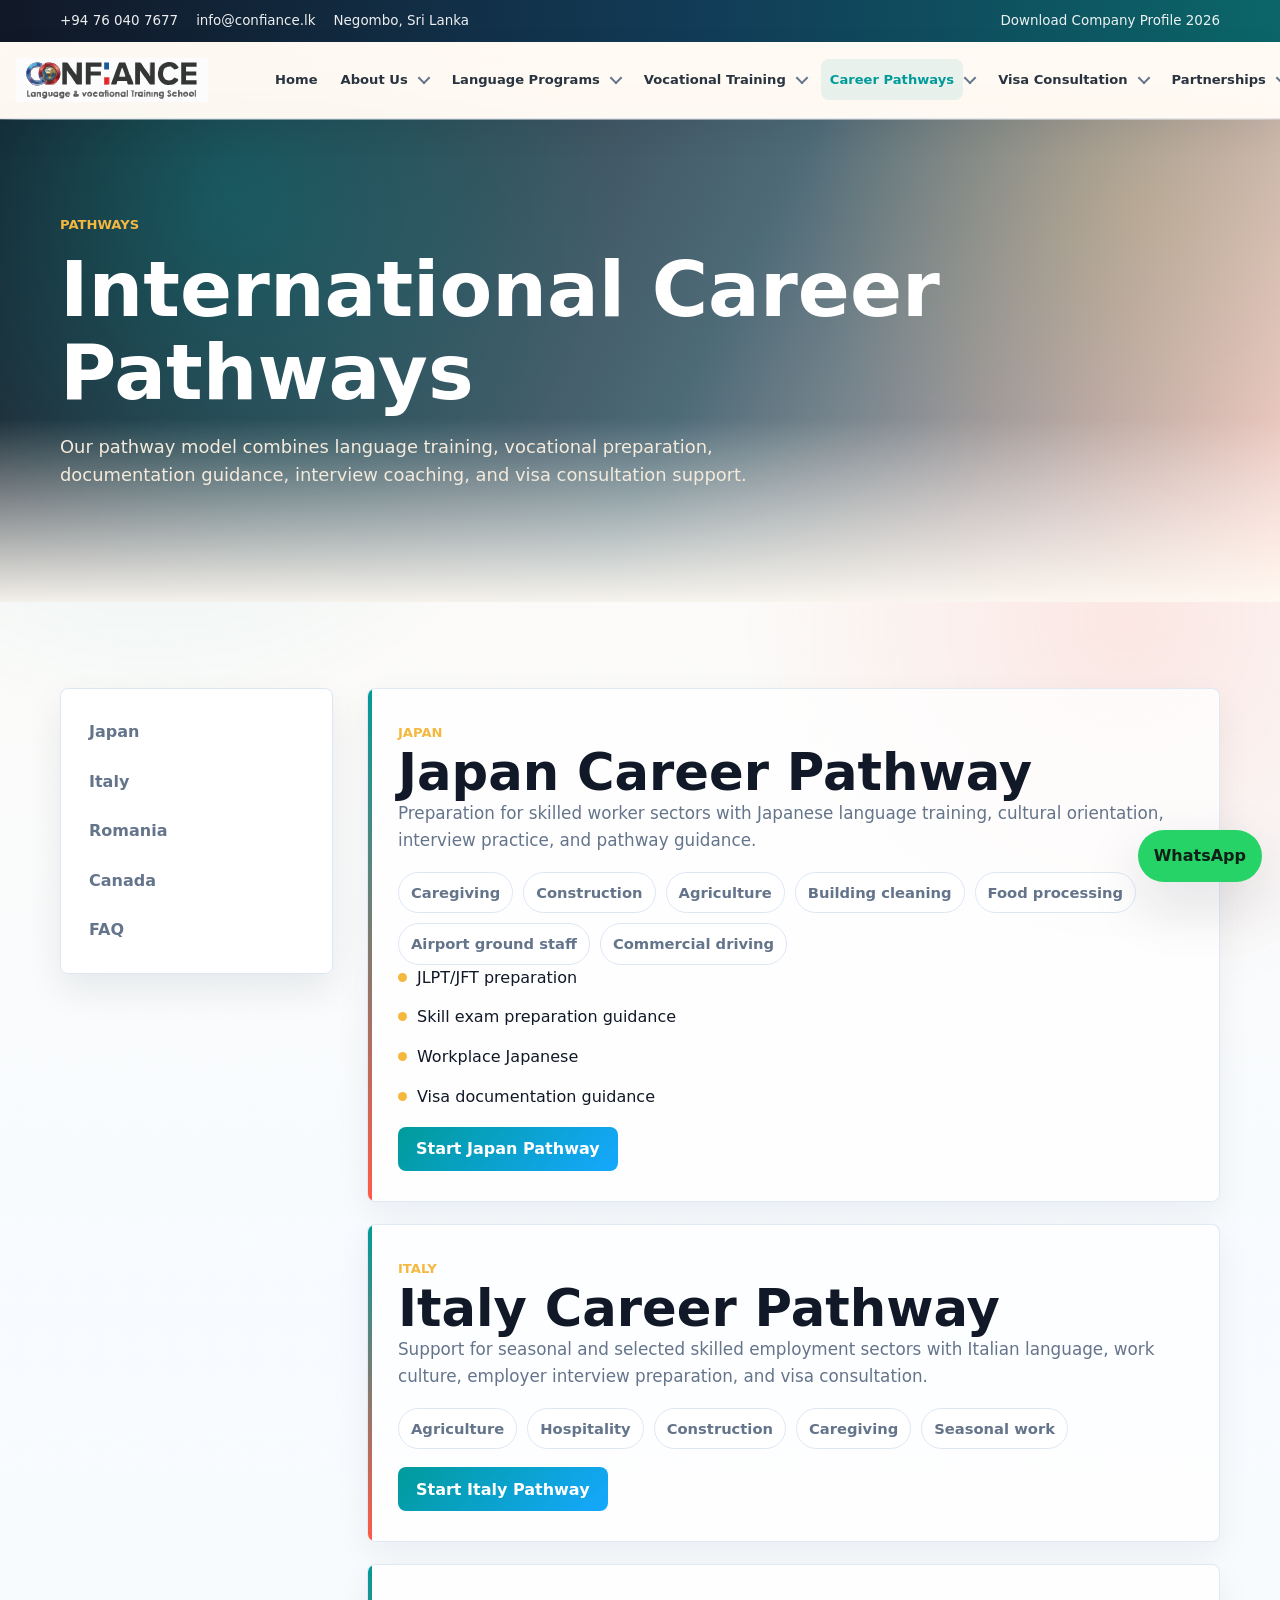
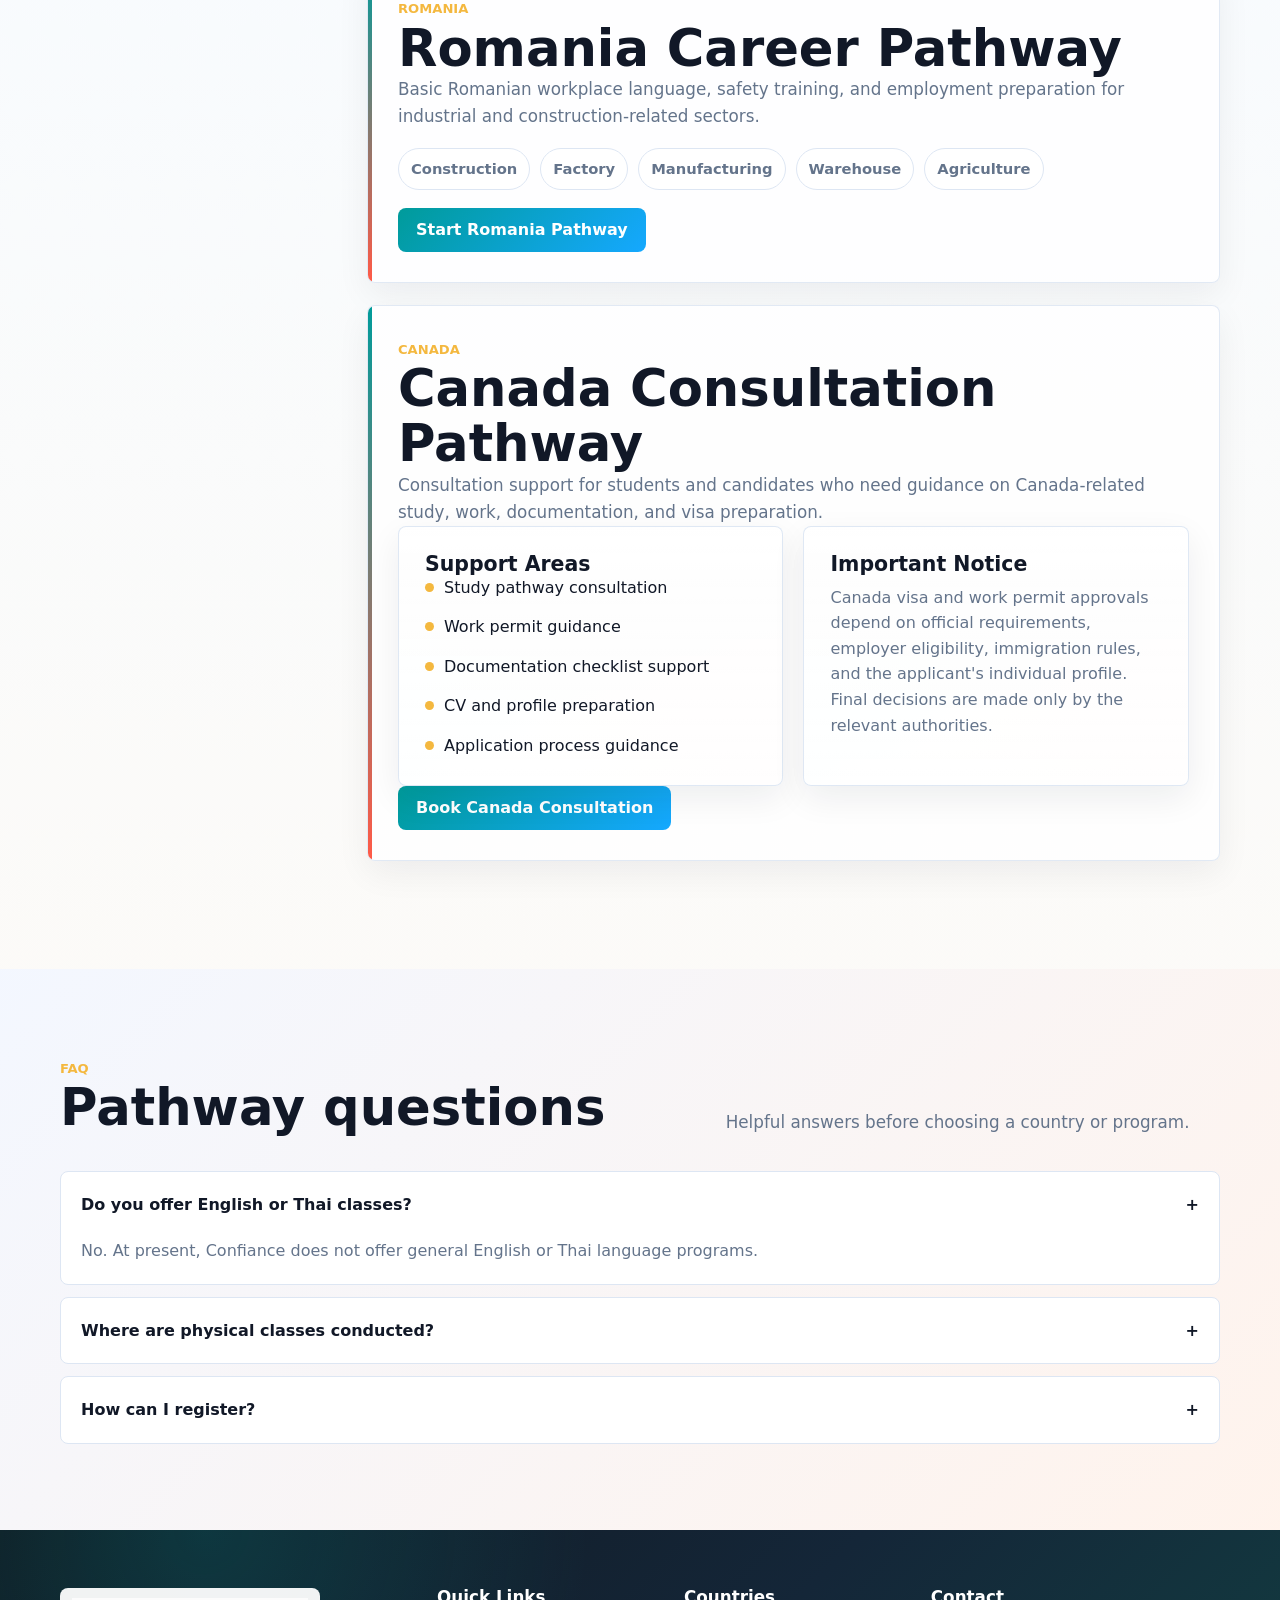
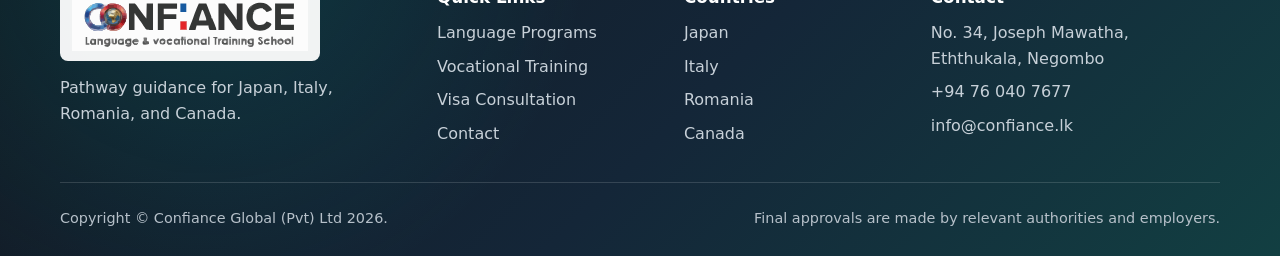
<file: pathways.html>
<!doctype html>
<html lang="en">
  <head><meta charset="utf-8"><meta name="viewport" content="width=device-width, initial-scale=1"><title>International Career Pathways | Confiance</title><meta name="description" content="Japan, Italy, Romania, and Canada career pathway guidance from Confiance."><link rel="stylesheet" href="assets/styles.css"></head>
  <body>
    <header class="topbar"><div class="container"><div class="topbar__links"><a href="tel:+94760407677">+94 76 040 7677</a><a href="mailto:info@confiance.lk">info@confiance.lk</a><a href="contact.html">Negombo, Sri Lanka</a></div><a href="company-profile-2026.html" download>Download Company Profile 2026</a></div></header>
    <nav class="nav"><div class="container"><a class="brand" href="index.html"><img class="brand__logo" src="assets/confiance-logo.svg" alt="Confiance Language &amp; Vocational Training School"></a><button class="nav__toggle" type="button" data-nav-toggle aria-label="Open menu" aria-expanded="false"><span></span><span></span><span></span></button><div class="nav__links" data-nav-links>
  <div class="nav__item"><a class="nav__link" href="index.html">Home</a></div>
  <div class="nav__item nav__item--has-menu">
    <a class="nav__link" href="about.html">About Us</a><button class="nav__chevron" type="button" aria-label="Open About submenu" aria-expanded="false"></button>
    <div class="nav__submenu"><a href="about.html#mission">Our Mission</a><a href="about.html#founder">Founder Message</a><a href="about.html#difference">Why Confiance</a></div>
  </div>
  <div class="nav__item nav__item--has-menu">
    <a class="nav__link" href="languages.html">Language Programs</a><button class="nav__chevron" type="button" aria-label="Open Language submenu" aria-expanded="false"></button>
    <div class="nav__submenu"><a href="japanese-language.html">Japanese</a><a href="italian-language.html">Italian</a><a href="romanian-language.html">Romanian</a><a href="languages.html#formats">Class Formats</a><a href="languages.html#support">Student Support</a></div>
  </div>
  <div class="nav__item nav__item--has-menu">
    <a class="nav__link" href="vocational.html">Vocational Training</a><button class="nav__chevron" type="button" aria-label="Open Vocational submenu" aria-expanded="false"></button>
    <div class="nav__submenu nav__submenu--wide"><a href="vocational.html#caregiver">Caregiver</a><a href="vocational.html#airport-ground-handling">Airport Ground Handling</a><a href="vocational.html#hospitality">Hospitality</a><a href="vocational.html#construction">Construction</a><a href="vocational.html#welding">Welding</a><a href="vocational.html#agriculture">Agriculture</a><a href="vocational.html#building-cleaning">Building Cleaning</a><a href="vocational.html#commercial-driving">Commercial Driving</a><a href="vocational.html#factory-manufacturing">Factory Jobs</a></div>
  </div>
  <div class="nav__item nav__item--has-menu">
    <a class="nav__link" href="pathways.html">Career Pathways</a><button class="nav__chevron" type="button" aria-label="Open Pathways submenu" aria-expanded="false"></button>
    <div class="nav__submenu"><a href="pathways.html#japan">Japan</a><a href="pathways.html#italy">Italy</a><a href="pathways.html#romania">Romania</a><a href="pathways.html#canada">Canada</a><a href="pathways.html#faq">FAQ</a></div>
  </div>
  <div class="nav__item nav__item--has-menu">
    <a class="nav__link" href="visa.html">Visa Consultation</a><button class="nav__chevron" type="button" aria-label="Open Visa submenu" aria-expanded="false"></button>
    <div class="nav__submenu"><a href="visa.html#pathway-selection">Pathway Selection</a><a href="visa.html#document-checklist">Document Checklist</a><a href="visa.html#application-guidance">Application Guidance</a><a href="visa.html#interview-support">Interview Support</a></div>
  </div>
  <div class="nav__item nav__item--has-menu">
    <a class="nav__link" href="partnerships.html">Partnerships</a><button class="nav__chevron" type="button" aria-label="Open Partnerships submenu" aria-expanded="false"></button>
    <div class="nav__submenu"><a href="partnerships.html#slbfe">SLBFE</a><a href="partnerships.html#vta">VTA Sri Lanka</a><a href="partnerships.html#don-bosco">Don Bosco</a><a href="partnerships.html#government">Government</a></div>
  </div>
  <div class="nav__item nav__item--has-menu">
    <a class="nav__link" href="team.html">Our Team</a><button class="nav__chevron" type="button" aria-label="Open Team submenu" aria-expanded="false"></button>
    <div class="nav__submenu"><a href="team.html#founder">Founder</a><a href="team.html#operations">Operations</a><a href="team.html#technology">Technology</a></div>
  </div>
  <div class="nav__item nav__item--has-menu">
    <a class="nav__link" href="gallery.html">Gallery</a><button class="nav__chevron" type="button" aria-label="Open Gallery submenu" aria-expanded="false"></button>
    <div class="nav__submenu"><a href="gallery.html#language-classes">Language Classes</a><a href="gallery.html#vocational-training">Vocational Training</a><a href="gallery.html#career-guidance">Career Guidance</a></div>
  </div>
  <div class="nav__item nav__item--has-menu">
    <a class="nav__link" href="contact.html">Contact Us</a><button class="nav__chevron" type="button" aria-label="Open Contact submenu" aria-expanded="false"></button>
    <div class="nav__submenu"><a href="contact.html#contact-details">Contact Details</a><a href="contact.html#consultation-form">Consultation Form</a><a href="https://wa.me/94760407677" target="_blank" rel="noreferrer">WhatsApp</a></div>
  </div>
</div><a class="button button--coral nav__portal" href="portal.html">LOGIN TO PORTAL</a></div></nav>
    <main>
      <section class="page-hero"><div class="container"><span class="eyebrow">Pathways</span><h1>International Career Pathways</h1><p>Our pathway model combines language training, vocational preparation, documentation guidance, interview coaching, and visa consultation support.</p></div></section>
      <section><div class="container program-layout"><aside class="program-nav"><a href="#japan">Japan</a><a href="#italy">Italy</a><a href="#romania">Romania</a><a href="#canada">Canada</a><a href="#faq">FAQ</a></aside><div>
        <article class="detail-block" id="japan"><span class="eyebrow">Japan</span><h2>Japan Career Pathway</h2><p class="section__intro">Preparation for skilled worker sectors with Japanese language training, cultural orientation, interview practice, and pathway guidance.</p><div class="pill-list"><a href="vocational.html#caregiver">Caregiving</a><a href="vocational.html#construction">Construction</a><a href="vocational.html#agriculture">Agriculture</a><a href="vocational.html#building-cleaning">Building cleaning</a><a href="vocational.html#factory-manufacturing">Food processing</a><a href="vocational.html#airport-ground-handling">Airport ground staff</a><a href="vocational.html#commercial-driving">Commercial driving</a></div><ul class="feature-list"><li>JLPT/JFT preparation</li><li>Skill exam preparation guidance</li><li>Workplace Japanese</li><li>Visa documentation guidance</li></ul><a class="button" href="contact.html">Start Japan Pathway</a></article>
        <article class="detail-block" id="italy"><span class="eyebrow">Italy</span><h2>Italy Career Pathway</h2><p class="section__intro">Support for seasonal and selected skilled employment sectors with Italian language, work culture, employer interview preparation, and visa consultation.</p><div class="pill-list"><a href="vocational.html#agriculture">Agriculture</a><a href="vocational.html#hospitality">Hospitality</a><a href="vocational.html#construction">Construction</a><a href="vocational.html#caregiver">Caregiving</a><a href="contact.html">Seasonal work</a></div><a class="button" href="contact.html">Start Italy Pathway</a></article>
        <article class="detail-block" id="romania"><span class="eyebrow">Romania</span><h2>Romania Career Pathway</h2><p class="section__intro">Basic Romanian workplace language, safety training, and employment preparation for industrial and construction-related sectors.</p><div class="pill-list"><a href="vocational.html#construction">Construction</a><a href="vocational.html#factory-manufacturing">Factory</a><a href="vocational.html#factory-manufacturing">Manufacturing</a><a href="vocational.html#factory-manufacturing">Warehouse</a><a href="vocational.html#agriculture">Agriculture</a></div><a class="button" href="contact.html">Start Romania Pathway</a></article>
        <article class="detail-block" id="canada"><span class="eyebrow">Canada</span><h2>Canada Consultation Pathway</h2><p class="section__intro">Consultation support for students and candidates who need guidance on Canada-related study, work, documentation, and visa preparation.</p><div class="grid grid--2"><div class="card"><h3>Support Areas</h3><ul class="feature-list"><li>Study pathway consultation</li><li>Work permit guidance</li><li>Documentation checklist support</li><li>CV and profile preparation</li><li>Application process guidance</li></ul></div><div class="card"><h3>Important Notice</h3><p>Canada visa and work permit approvals depend on official requirements, employer eligibility, immigration rules, and the applicant's individual profile. Final decisions are made only by the relevant authorities.</p></div></div><a class="button" href="contact.html">Book Canada Consultation</a></article>
      </div></div></section>
      <section class="section--soft" id="faq"><div class="container"><div class="section__header"><div><span class="eyebrow">FAQ</span><h2>Pathway questions</h2></div><p class="section__intro">Helpful answers before choosing a country or program.</p></div><div class="faq"><div class="faq__item is-open"><button class="faq__button" type="button" aria-expanded="true">Do you offer English or Thai classes?<span>+</span></button><div class="faq__panel">No. At present, Confiance does not offer general English or Thai language programs.</div></div><div class="faq__item"><button class="faq__button" type="button" aria-expanded="false">Where are physical classes conducted?<span>+</span></button><div class="faq__panel">Physical classes are conducted at No. 34, Joseph Mawatha, Eththukala, Negombo, Sri Lanka.</div></div><div class="faq__item"><button class="faq__button" type="button" aria-expanded="false">How can I register?<span>+</span></button><div class="faq__panel">You can call us, message on WhatsApp, visit our office, or fill the consultation form on this website.</div></div></div></div></section>
    </main>
    <footer class="footer"><div class="container"><div class="footer__grid"><div class="footer__brand"><img class="footer__logo" src="assets/confiance-logo.svg" alt="Confiance Language &amp; Vocational Training School"><p>Pathway guidance for Japan, Italy, Romania, and Canada.</p></div><div><h3>Quick Links</h3><ul><li><a href="languages.html">Language Programs</a></li><li><a href="vocational.html">Vocational Training</a></li><li><a href="visa.html">Visa Consultation</a></li><li><a href="contact.html">Contact</a></li></ul></div><div><h3>Countries</h3><ul><li><a href="#japan">Japan</a></li><li><a href="#italy">Italy</a></li><li><a href="#romania">Romania</a></li><li><a href="#canada">Canada</a></li></ul></div><div><h3>Contact</h3><ul><li>No. 34, Joseph Mawatha, Eththukala, Negombo</li><li><a href="tel:+94760407677">+94 76 040 7677</a></li><li><a href="mailto:info@confiance.lk">info@confiance.lk</a></li></ul></div></div><div class="footer__bottom"><span>Copyright &copy; Confiance Global (Pvt) Ltd 2026.</span><span>Final approvals are made by relevant authorities and employers.</span></div></div></footer>
    <a class="whatsapp-float" href="https://wa.me/94760407677" target="_blank" rel="noreferrer">WhatsApp</a><script src="assets/script.js"></script>
  </body>
</html>
</file>
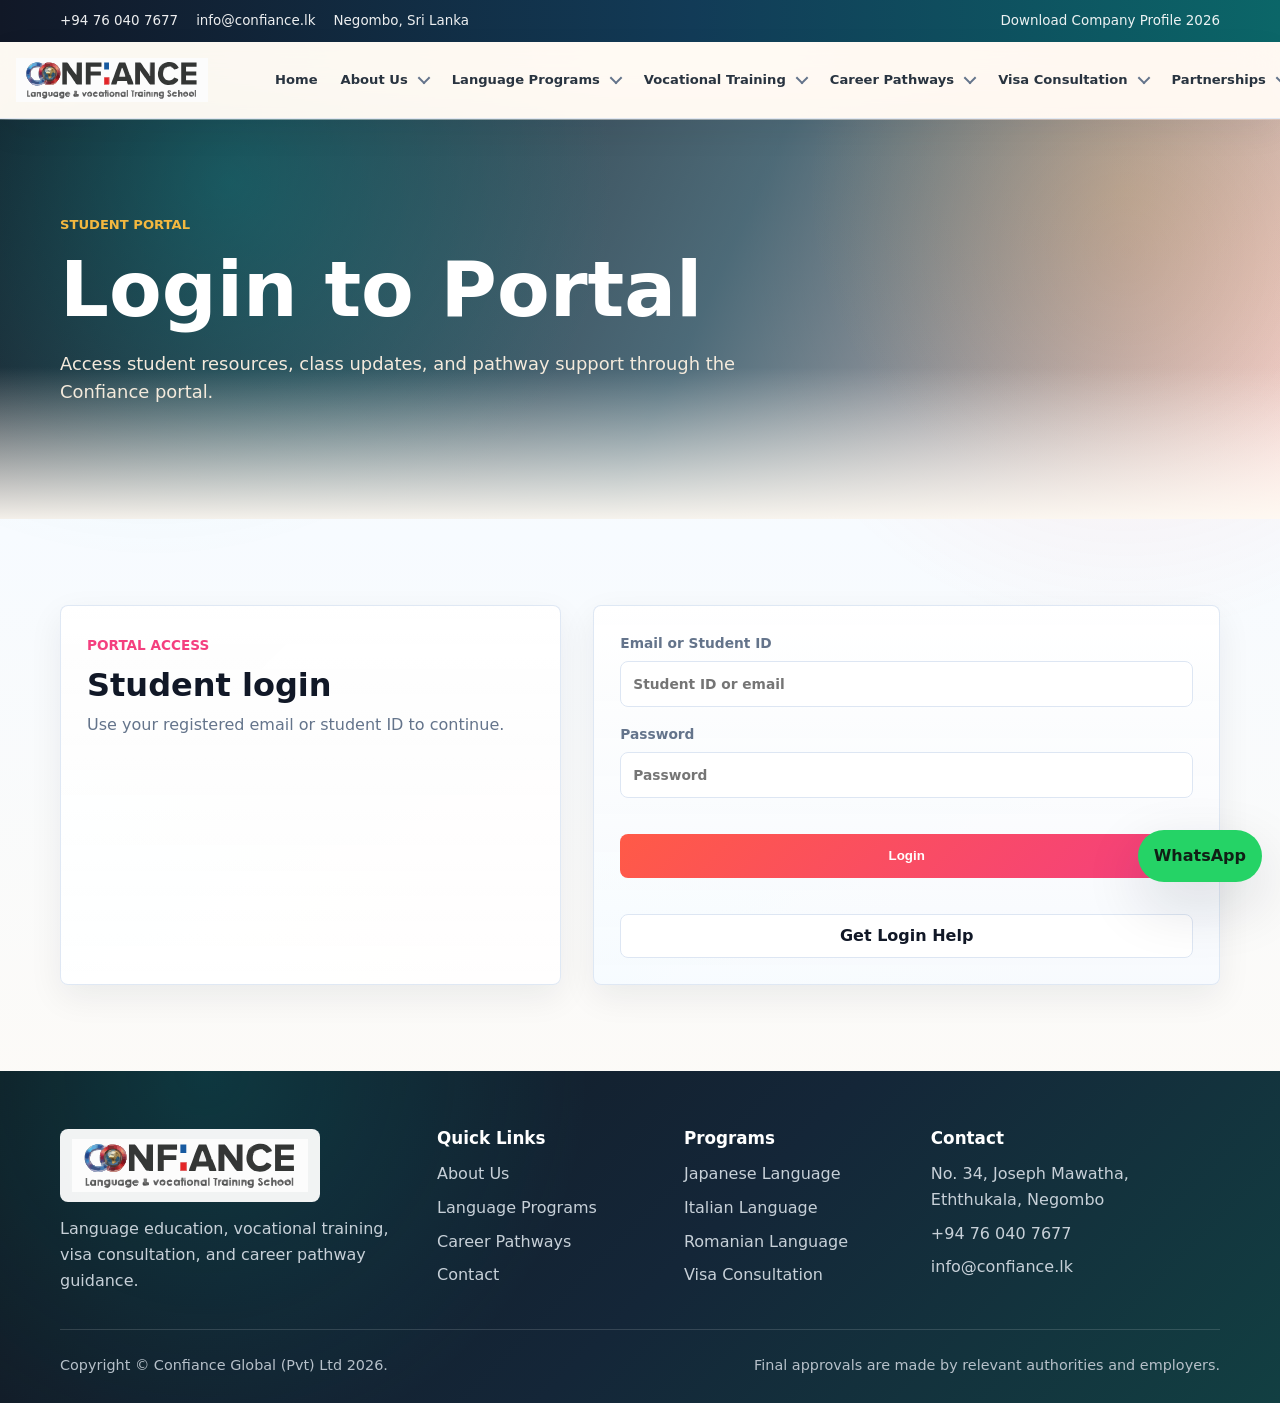
<file: portal.html>
<!doctype html>
<html lang="en">
  <head>
    <meta charset="utf-8">
    <meta name="viewport" content="width=device-width, initial-scale=1">
    <title>Login to Portal | Confiance</title>
    <meta name="description" content="Login to the Confiance student portal.">
    <link rel="stylesheet" href="assets/styles.css">
  </head>
  <body>
    <header class="topbar"><div class="container"><div class="topbar__links"><a href="tel:+94760407677">+94 76 040 7677</a><a href="mailto:info@confiance.lk">info@confiance.lk</a><a href="contact.html">Negombo, Sri Lanka</a></div><a href="company-profile-2026.html" download>Download Company Profile 2026</a></div></header>
    <nav class="nav"><div class="container"><a class="brand" href="index.html"><img class="brand__logo" src="assets/confiance-logo.svg" alt="Confiance Language &amp; Vocational Training School"></a><button class="nav__toggle" type="button" data-nav-toggle aria-label="Open menu" aria-expanded="false"><span></span><span></span><span></span></button><div class="nav__links" data-nav-links>
  <div class="nav__item"><a class="nav__link" href="index.html">Home</a></div>
  <div class="nav__item nav__item--has-menu"><a class="nav__link" href="about.html">About Us</a><button class="nav__chevron" type="button" aria-label="Open About submenu" aria-expanded="false"></button><div class="nav__submenu"><a href="about.html#mission">Our Mission</a><a href="about.html#founder">Founder Message</a><a href="about.html#difference">Why Confiance</a></div></div>
  <div class="nav__item nav__item--has-menu"><a class="nav__link" href="languages.html">Language Programs</a><button class="nav__chevron" type="button" aria-label="Open Language submenu" aria-expanded="false"></button><div class="nav__submenu"><a href="japanese-language.html">Japanese</a><a href="italian-language.html">Italian</a><a href="romanian-language.html">Romanian</a><a href="languages.html#formats">Class Formats</a><a href="languages.html#support">Student Support</a></div></div>
  <div class="nav__item nav__item--has-menu"><a class="nav__link" href="vocational.html">Vocational Training</a><button class="nav__chevron" type="button" aria-label="Open Vocational submenu" aria-expanded="false"></button><div class="nav__submenu nav__submenu--wide"><a href="vocational.html#caregiver">Caregiver</a><a href="vocational.html#airport-ground-handling">Airport Ground Handling</a><a href="vocational.html#hospitality">Hospitality</a><a href="vocational.html#construction">Construction</a><a href="vocational.html#welding">Welding</a><a href="vocational.html#agriculture">Agriculture</a><a href="vocational.html#building-cleaning">Building Cleaning</a><a href="vocational.html#commercial-driving">Commercial Driving</a><a href="vocational.html#factory-manufacturing">Factory Jobs</a></div></div>
  <div class="nav__item nav__item--has-menu"><a class="nav__link" href="pathways.html">Career Pathways</a><button class="nav__chevron" type="button" aria-label="Open Pathways submenu" aria-expanded="false"></button><div class="nav__submenu"><a href="pathways.html#japan">Japan</a><a href="pathways.html#italy">Italy</a><a href="pathways.html#romania">Romania</a><a href="pathways.html#canada">Canada</a><a href="pathways.html#faq">FAQ</a></div></div>
  <div class="nav__item nav__item--has-menu"><a class="nav__link" href="visa.html">Visa Consultation</a><button class="nav__chevron" type="button" aria-label="Open Visa submenu" aria-expanded="false"></button><div class="nav__submenu"><a href="visa.html#pathway-selection">Pathway Selection</a><a href="visa.html#document-checklist">Document Checklist</a><a href="visa.html#application-guidance">Application Guidance</a><a href="visa.html#interview-support">Interview Support</a></div></div>
  <div class="nav__item nav__item--has-menu"><a class="nav__link" href="partnerships.html">Partnerships</a><button class="nav__chevron" type="button" aria-label="Open Partnerships submenu" aria-expanded="false"></button><div class="nav__submenu"><a href="partnerships.html#slbfe">SLBFE</a><a href="partnerships.html#vta">VTA Sri Lanka</a><a href="partnerships.html#don-bosco">Don Bosco</a><a href="partnerships.html#government">Government</a></div></div>
  <div class="nav__item"><a class="nav__link" href="team.html">Our Team</a></div>
  <div class="nav__item"><a class="nav__link" href="gallery.html">Gallery</a></div>
  <div class="nav__item"><a class="nav__link" href="contact.html">Contact Us</a></div>
</div><a class="button button--coral nav__portal" href="portal.html">LOGIN TO PORTAL</a></div></nav>
    <main>
      <section class="page-hero"><div class="container"><span class="eyebrow">Student Portal</span><h1>Login to Portal</h1><p>Access student resources, class updates, and pathway support through the Confiance portal.</p></div></section>
      <section><div class="container contact-layout"><aside class="card"><span class="card__kicker">Portal Access</span><h2>Student login</h2><p class="muted">Use your registered email or student ID to continue.</p></aside><form class="card form" data-portal-login><label>Email or Student ID<input name="login" required placeholder="Student ID or email"></label><label>Password<input name="password" type="password" required placeholder="Password"></label><button class="button button--coral" type="submit">Login</button><a class="button button--light" href="contact.html">Get Login Help</a></form></div></section>
    </main>
    <footer class="footer"><div class="container"><div class="footer__grid"><div class="footer__brand"><img class="footer__logo" src="assets/confiance-logo.svg" alt="Confiance Language &amp; Vocational Training School"><p>Language education, vocational training, visa consultation, and career pathway guidance.</p></div><div><h3>Quick Links</h3><ul><li><a href="about.html">About Us</a></li><li><a href="languages.html">Language Programs</a></li><li><a href="pathways.html">Career Pathways</a></li><li><a href="contact.html">Contact</a></li></ul></div><div><h3>Programs</h3><ul><li><a href="japanese-language.html">Japanese Language</a></li><li><a href="italian-language.html">Italian Language</a></li><li><a href="romanian-language.html">Romanian Language</a></li><li><a href="visa.html">Visa Consultation</a></li></ul></div><div><h3>Contact</h3><ul><li>No. 34, Joseph Mawatha, Eththukala, Negombo</li><li><a href="tel:+94760407677">+94 76 040 7677</a></li><li><a href="mailto:info@confiance.lk">info@confiance.lk</a></li></ul></div></div><div class="footer__bottom"><span>Copyright &copy; Confiance Global (Pvt) Ltd 2026.</span><span>Final approvals are made by relevant authorities and employers.</span></div></div></footer>
    <a class="whatsapp-float" href="https://wa.me/94760407677" target="_blank" rel="noreferrer">WhatsApp</a><script src="assets/script.js"></script>
  </body>
</html>
</file>
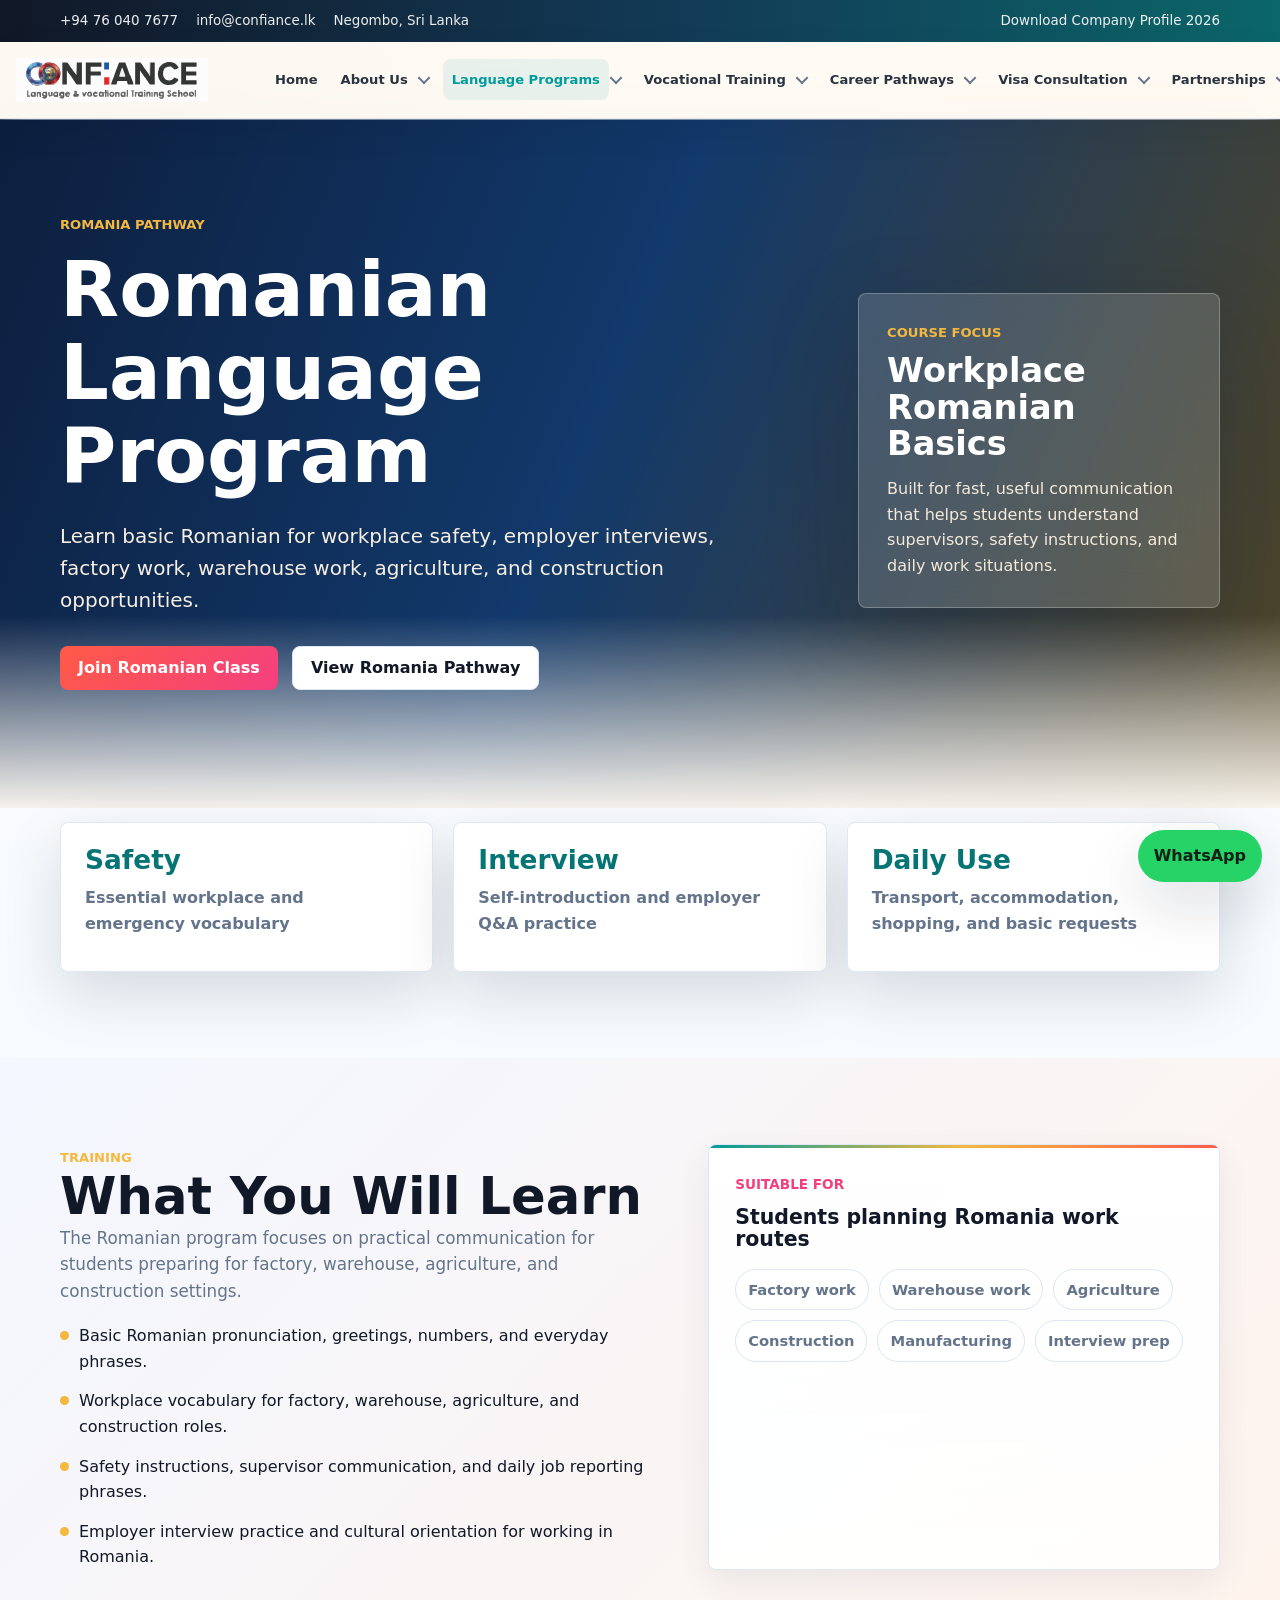
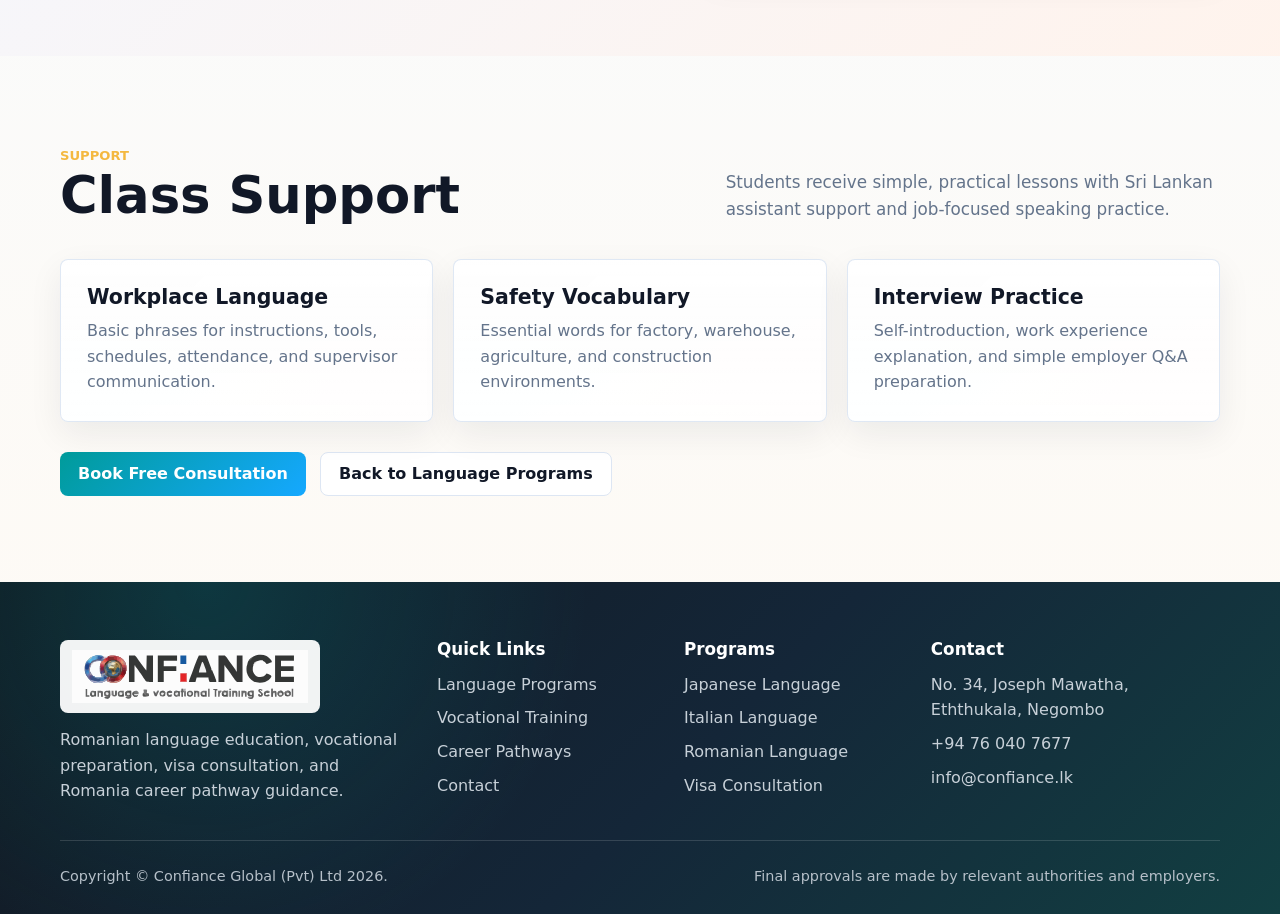
<file: romanian-language.html>
<!doctype html>
<html lang="en">
  <head>
    <meta charset="utf-8">
    <meta name="viewport" content="width=device-width, initial-scale=1">
    <title>Romanian Language Program | Confiance</title>
    <meta name="description" content="Romanian language program for factory, warehouse, agriculture, construction, and Romania work opportunities.">
    <link rel="stylesheet" href="assets/styles.css">
  </head>
  <body>
    <header class="topbar"><div class="container"><div class="topbar__links"><a href="tel:+94760407677">+94 76 040 7677</a><a href="mailto:info@confiance.lk">info@confiance.lk</a><a href="contact.html">Negombo, Sri Lanka</a></div><a href="company-profile-2026.html" download>Download Company Profile 2026</a></div></header>
    <nav class="nav"><div class="container"><a class="brand" href="index.html"><img class="brand__logo" src="assets/confiance-logo.svg" alt="Confiance Language &amp; Vocational Training School"></a><button class="nav__toggle" type="button" data-nav-toggle aria-label="Open menu" aria-expanded="false"><span></span><span></span><span></span></button><div class="nav__links" data-nav-links>
      <div class="nav__item"><a class="nav__link" href="index.html">Home</a></div>
      <div class="nav__item nav__item--has-menu"><a class="nav__link" href="about.html">About Us</a><button class="nav__chevron" type="button" aria-label="Open About submenu" aria-expanded="false"></button><div class="nav__submenu"><a href="about.html#mission">Our Mission</a><a href="about.html#founder">Founder Message</a><a href="about.html#difference">Why Confiance</a></div></div>
      <div class="nav__item nav__item--has-menu"><a class="nav__link" href="languages.html">Language Programs</a><button class="nav__chevron" type="button" aria-label="Open Language submenu" aria-expanded="false"></button><div class="nav__submenu"><a href="japanese-language.html">Japanese</a><a href="italian-language.html">Italian</a><a href="romanian-language.html">Romanian</a><a href="languages.html#formats">Class Formats</a><a href="languages.html#support">Student Support</a></div></div>
      <div class="nav__item nav__item--has-menu"><a class="nav__link" href="vocational.html">Vocational Training</a><button class="nav__chevron" type="button" aria-label="Open Vocational submenu" aria-expanded="false"></button><div class="nav__submenu nav__submenu--wide"><a href="vocational.html#caregiver">Caregiver</a><a href="vocational.html#airport-ground-handling">Airport Ground Handling</a><a href="vocational.html#hospitality">Hospitality</a><a href="vocational.html#construction">Construction</a><a href="vocational.html#welding">Welding</a><a href="vocational.html#agriculture">Agriculture</a><a href="vocational.html#building-cleaning">Building Cleaning</a><a href="vocational.html#commercial-driving">Commercial Driving</a><a href="vocational.html#factory-manufacturing">Factory Jobs</a></div></div>
      <div class="nav__item nav__item--has-menu"><a class="nav__link" href="pathways.html">Career Pathways</a><button class="nav__chevron" type="button" aria-label="Open Pathways submenu" aria-expanded="false"></button><div class="nav__submenu"><a href="pathways.html#japan">Japan</a><a href="pathways.html#italy">Italy</a><a href="pathways.html#romania">Romania</a><a href="pathways.html#canada">Canada</a><a href="pathways.html#faq">FAQ</a></div></div>
      <div class="nav__item nav__item--has-menu"><a class="nav__link" href="visa.html">Visa Consultation</a><button class="nav__chevron" type="button" aria-label="Open Visa submenu" aria-expanded="false"></button><div class="nav__submenu"><a href="visa.html#pathway-selection">Pathway Selection</a><a href="visa.html#document-checklist">Document Checklist</a><a href="visa.html#application-guidance">Application Guidance</a><a href="visa.html#interview-support">Interview Support</a></div></div>
      <div class="nav__item nav__item--has-menu"><a class="nav__link" href="partnerships.html">Partnerships</a><button class="nav__chevron" type="button" aria-label="Open Partnerships submenu" aria-expanded="false"></button><div class="nav__submenu"><a href="partnerships.html#slbfe">SLBFE</a><a href="partnerships.html#vta">VTA Sri Lanka</a><a href="partnerships.html#don-bosco">Don Bosco</a><a href="partnerships.html#government">Government</a></div></div>
      <div class="nav__item nav__item--has-menu"><a class="nav__link" href="team.html">Our Team</a><button class="nav__chevron" type="button" aria-label="Open Team submenu" aria-expanded="false"></button><div class="nav__submenu"><a href="team.html#founder">Founder</a><a href="team.html#operations">Operations</a><a href="team.html#technology">Technology</a></div></div>
      <div class="nav__item nav__item--has-menu"><a class="nav__link" href="gallery.html">Gallery</a><button class="nav__chevron" type="button" aria-label="Open Gallery submenu" aria-expanded="false"></button><div class="nav__submenu"><a href="gallery.html#language-classes">Language Classes</a><a href="gallery.html#vocational-training">Vocational Training</a><a href="gallery.html#career-guidance">Career Guidance</a></div></div>
      <div class="nav__item nav__item--has-menu"><a class="nav__link" href="contact.html">Contact Us</a><button class="nav__chevron" type="button" aria-label="Open Contact submenu" aria-expanded="false"></button><div class="nav__submenu"><a href="contact.html#contact-details">Contact Details</a><a href="contact.html#consultation-form">Consultation Form</a><a href="https://wa.me/94760407677" target="_blank" rel="noreferrer">WhatsApp</a></div></div>
    </div><a class="button button--coral nav__portal" href="portal.html">LOGIN TO PORTAL</a></div></nav>

    <main>
      <section class="language-hero language-hero--romania">
        <div class="container language-hero__grid">
          <div>
            <span class="eyebrow">Romania Pathway</span>
            <h1>Romanian Language Program</h1>
            <p class="lead">Learn basic Romanian for workplace safety, employer interviews, factory work, warehouse work, agriculture, and construction opportunities.</p>
            <div class="hero__actions"><a class="button button--coral" href="contact.html">Join Romanian Class</a><a class="button button--light" href="pathways.html#romania">View Romania Pathway</a></div>
          </div>
          <div class="language-hero__panel">
            <span>Course Focus</span>
            <strong>Workplace Romanian Basics</strong>
            <p>Built for fast, useful communication that helps students understand supervisors, safety instructions, and daily work situations.</p>
          </div>
        </div>
      </section>

      <section>
        <div class="container grid grid--3 language-stats">
          <article><strong>Safety</strong><span>Essential workplace and emergency vocabulary</span></article>
          <article><strong>Interview</strong><span>Self-introduction and employer Q&A practice</span></article>
          <article><strong>Daily Use</strong><span>Transport, accommodation, shopping, and basic requests</span></article>
        </div>
      </section>

      <section class="section--soft">
        <div class="container split">
          <div>
            <span class="eyebrow">Training</span>
            <h2>What You Will Learn</h2>
            <p class="section__intro">The Romanian program focuses on practical communication for students preparing for factory, warehouse, agriculture, and construction settings.</p>
            <ul class="feature-list">
              <li>Basic Romanian pronunciation, greetings, numbers, and everyday phrases.</li>
              <li>Workplace vocabulary for factory, warehouse, agriculture, and construction roles.</li>
              <li>Safety instructions, supervisor communication, and daily job reporting phrases.</li>
              <li>Employer interview practice and cultural orientation for working in Romania.</li>
            </ul>
          </div>
          <div class="card language-card-accent">
            <span class="card__kicker">Suitable For</span>
            <h3>Students planning Romania work routes</h3>
            <div class="pill-list"><span>Factory work</span><span>Warehouse work</span><span>Agriculture</span><span>Construction</span><span>Manufacturing</span><span>Interview prep</span></div>
          </div>
        </div>
      </section>

      <section>
        <div class="container">
          <div class="section__header"><div><span class="eyebrow">Support</span><h2>Class Support</h2></div><p class="section__intro">Students receive simple, practical lessons with Sri Lankan assistant support and job-focused speaking practice.</p></div>
          <div class="grid grid--3">
            <article class="card"><h3>Workplace Language</h3><p>Basic phrases for instructions, tools, schedules, attendance, and supervisor communication.</p></article>
            <article class="card"><h3>Safety Vocabulary</h3><p>Essential words for factory, warehouse, agriculture, and construction environments.</p></article>
            <article class="card"><h3>Interview Practice</h3><p>Self-introduction, work experience explanation, and simple employer Q&A preparation.</p></article>
          </div>
          <div class="section__actions"><a class="button" href="contact.html">Book Free Consultation</a><a class="button button--light" href="languages.html">Back to Language Programs</a></div>
        </div>
      </section>
    </main>

    <footer class="footer"><div class="container"><div class="footer__grid"><div class="footer__brand"><img class="footer__logo" src="assets/confiance-logo.svg" alt="Confiance Language &amp; Vocational Training School"><p>Romanian language education, vocational preparation, visa consultation, and Romania career pathway guidance.</p></div><div><h3>Quick Links</h3><ul><li><a href="languages.html">Language Programs</a></li><li><a href="vocational.html">Vocational Training</a></li><li><a href="pathways.html">Career Pathways</a></li><li><a href="contact.html">Contact</a></li></ul></div><div><h3>Programs</h3><ul><li><a href="japanese-language.html">Japanese Language</a></li><li><a href="italian-language.html">Italian Language</a></li><li><a href="romanian-language.html">Romanian Language</a></li><li><a href="visa.html">Visa Consultation</a></li></ul></div><div><h3>Contact</h3><ul><li>No. 34, Joseph Mawatha, Eththukala, Negombo</li><li><a href="tel:+94760407677">+94 76 040 7677</a></li><li><a href="mailto:info@confiance.lk">info@confiance.lk</a></li></ul></div></div><div class="footer__bottom"><span>Copyright &copy; Confiance Global (Pvt) Ltd 2026.</span><span>Final approvals are made by relevant authorities and employers.</span></div></div></footer>
    <a class="whatsapp-float" href="https://wa.me/94760407677" target="_blank" rel="noreferrer">WhatsApp</a><script src="assets/script.js"></script>
  </body>
</html>
</file>
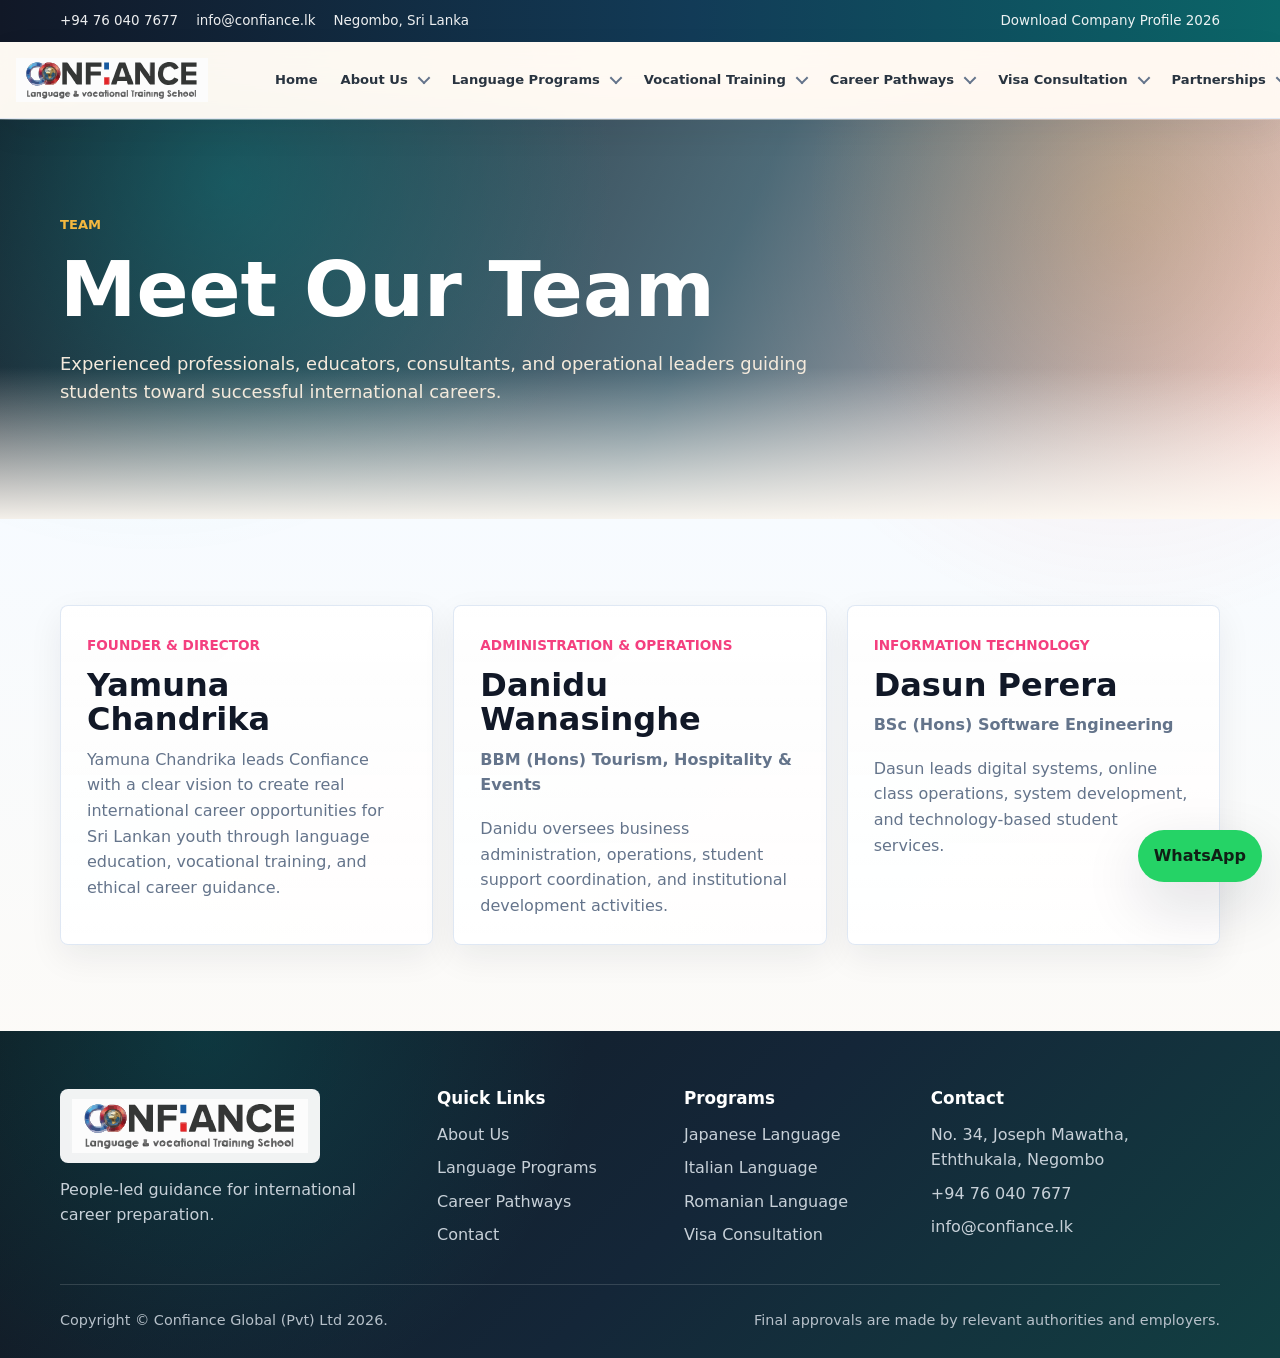
<file: team.html>
<!doctype html>
<html lang="en">
  <head><meta charset="utf-8"><meta name="viewport" content="width=device-width, initial-scale=1"><title>Meet Our Team | Confiance</title><meta name="description" content="Meet the leadership team of Confiance Language & Vocational Training School."><link rel="stylesheet" href="assets/styles.css"></head>
  <body>
    <header class="topbar"><div class="container"><div class="topbar__links"><a href="tel:+94760407677">+94 76 040 7677</a><a href="mailto:info@confiance.lk">info@confiance.lk</a><a href="contact.html">Negombo, Sri Lanka</a></div><a href="company-profile-2026.html" download>Download Company Profile 2026</a></div></header>
    <nav class="nav"><div class="container"><a class="brand" href="index.html"><img class="brand__logo" src="assets/confiance-logo.svg" alt="Confiance Language &amp; Vocational Training School"></a><button class="nav__toggle" type="button" data-nav-toggle aria-label="Open menu" aria-expanded="false"><span></span><span></span><span></span></button><div class="nav__links" data-nav-links>
  <div class="nav__item"><a class="nav__link" href="index.html">Home</a></div>
  <div class="nav__item nav__item--has-menu">
    <a class="nav__link" href="about.html">About Us</a><button class="nav__chevron" type="button" aria-label="Open About submenu" aria-expanded="false"></button>
    <div class="nav__submenu"><a href="about.html#mission">Our Mission</a><a href="about.html#founder">Founder Message</a><a href="about.html#difference">Why Confiance</a></div>
  </div>
  <div class="nav__item nav__item--has-menu">
    <a class="nav__link" href="languages.html">Language Programs</a><button class="nav__chevron" type="button" aria-label="Open Language submenu" aria-expanded="false"></button>
    <div class="nav__submenu"><a href="japanese-language.html">Japanese</a><a href="italian-language.html">Italian</a><a href="romanian-language.html">Romanian</a><a href="languages.html#formats">Class Formats</a><a href="languages.html#support">Student Support</a></div>
  </div>
  <div class="nav__item nav__item--has-menu">
    <a class="nav__link" href="vocational.html">Vocational Training</a><button class="nav__chevron" type="button" aria-label="Open Vocational submenu" aria-expanded="false"></button>
    <div class="nav__submenu nav__submenu--wide"><a href="vocational.html#caregiver">Caregiver</a><a href="vocational.html#airport-ground-handling">Airport Ground Handling</a><a href="vocational.html#hospitality">Hospitality</a><a href="vocational.html#construction">Construction</a><a href="vocational.html#welding">Welding</a><a href="vocational.html#agriculture">Agriculture</a><a href="vocational.html#building-cleaning">Building Cleaning</a><a href="vocational.html#commercial-driving">Commercial Driving</a><a href="vocational.html#factory-manufacturing">Factory Jobs</a></div>
  </div>
  <div class="nav__item nav__item--has-menu">
    <a class="nav__link" href="pathways.html">Career Pathways</a><button class="nav__chevron" type="button" aria-label="Open Pathways submenu" aria-expanded="false"></button>
    <div class="nav__submenu"><a href="pathways.html#japan">Japan</a><a href="pathways.html#italy">Italy</a><a href="pathways.html#romania">Romania</a><a href="pathways.html#canada">Canada</a><a href="pathways.html#faq">FAQ</a></div>
  </div>
  <div class="nav__item nav__item--has-menu">
    <a class="nav__link" href="visa.html">Visa Consultation</a><button class="nav__chevron" type="button" aria-label="Open Visa submenu" aria-expanded="false"></button>
    <div class="nav__submenu"><a href="visa.html#pathway-selection">Pathway Selection</a><a href="visa.html#document-checklist">Document Checklist</a><a href="visa.html#application-guidance">Application Guidance</a><a href="visa.html#interview-support">Interview Support</a></div>
  </div>
  <div class="nav__item nav__item--has-menu">
    <a class="nav__link" href="partnerships.html">Partnerships</a><button class="nav__chevron" type="button" aria-label="Open Partnerships submenu" aria-expanded="false"></button>
    <div class="nav__submenu"><a href="partnerships.html#slbfe">SLBFE</a><a href="partnerships.html#vta">VTA Sri Lanka</a><a href="partnerships.html#don-bosco">Don Bosco</a><a href="partnerships.html#government">Government</a></div>
  </div>
  <div class="nav__item nav__item--has-menu">
    <a class="nav__link" href="team.html">Our Team</a><button class="nav__chevron" type="button" aria-label="Open Team submenu" aria-expanded="false"></button>
    <div class="nav__submenu"><a href="team.html#founder">Founder</a><a href="team.html#operations">Operations</a><a href="team.html#technology">Technology</a></div>
  </div>
  <div class="nav__item nav__item--has-menu">
    <a class="nav__link" href="gallery.html">Gallery</a><button class="nav__chevron" type="button" aria-label="Open Gallery submenu" aria-expanded="false"></button>
    <div class="nav__submenu"><a href="gallery.html#language-classes">Language Classes</a><a href="gallery.html#vocational-training">Vocational Training</a><a href="gallery.html#career-guidance">Career Guidance</a></div>
  </div>
  <div class="nav__item nav__item--has-menu">
    <a class="nav__link" href="contact.html">Contact Us</a><button class="nav__chevron" type="button" aria-label="Open Contact submenu" aria-expanded="false"></button>
    <div class="nav__submenu"><a href="contact.html#contact-details">Contact Details</a><a href="contact.html#consultation-form">Consultation Form</a><a href="https://wa.me/94760407677" target="_blank" rel="noreferrer">WhatsApp</a></div>
  </div>
</div><a class="button button--coral nav__portal" href="portal.html">LOGIN TO PORTAL</a></div></nav>
    <main>
      <section class="page-hero"><div class="container"><span class="eyebrow">Team</span><h1>Meet Our Team</h1><p>Experienced professionals, educators, consultants, and operational leaders guiding students toward successful international careers.</p></div></section>
      <section><div class="container grid grid--3"><article class="card" id="founder"><span class="card__kicker">Founder & Director</span><h2>Yamuna Chandrika</h2><p>Yamuna Chandrika leads Confiance with a clear vision to create real international career opportunities for Sri Lankan youth through language education, vocational training, and ethical career guidance.</p></article><article class="card" id="operations"><span class="card__kicker">Administration & Operations</span><h2>Danidu Wanasinghe</h2><p><strong>BBM (Hons) Tourism, Hospitality & Events</strong></p><p class="muted">Danidu oversees business administration, operations, student support coordination, and institutional development activities.</p></article><article class="card" id="technology"><span class="card__kicker">Information Technology</span><h2>Dasun Perera</h2><p><strong>BSc (Hons) Software Engineering</strong></p><p class="muted">Dasun leads digital systems, online class operations, system development, and technology-based student services.</p></article></div></section>
    </main>
    <footer class="footer"><div class="container"><div class="footer__grid"><div class="footer__brand"><img class="footer__logo" src="assets/confiance-logo.svg" alt="Confiance Language &amp; Vocational Training School"><p>People-led guidance for international career preparation.</p></div><div><h3>Quick Links</h3><ul><li><a href="about.html">About Us</a></li><li><a href="languages.html">Language Programs</a></li><li><a href="pathways.html">Career Pathways</a></li><li><a href="contact.html">Contact</a></li></ul></div><div><h3>Programs</h3><ul><li><a href="japanese-language.html">Japanese Language</a></li><li><a href="italian-language.html">Italian Language</a></li><li><a href="romanian-language.html">Romanian Language</a></li><li><a href="visa.html">Visa Consultation</a></li></ul></div><div><h3>Contact</h3><ul><li>No. 34, Joseph Mawatha, Eththukala, Negombo</li><li><a href="tel:+94760407677">+94 76 040 7677</a></li><li><a href="mailto:info@confiance.lk">info@confiance.lk</a></li></ul></div></div><div class="footer__bottom"><span>Copyright &copy; Confiance Global (Pvt) Ltd 2026.</span><span>Final approvals are made by relevant authorities and employers.</span></div></div></footer>
    <a class="whatsapp-float" href="https://wa.me/94760407677" target="_blank" rel="noreferrer">WhatsApp</a><script src="assets/script.js"></script>
  </body>
</html>
</file>
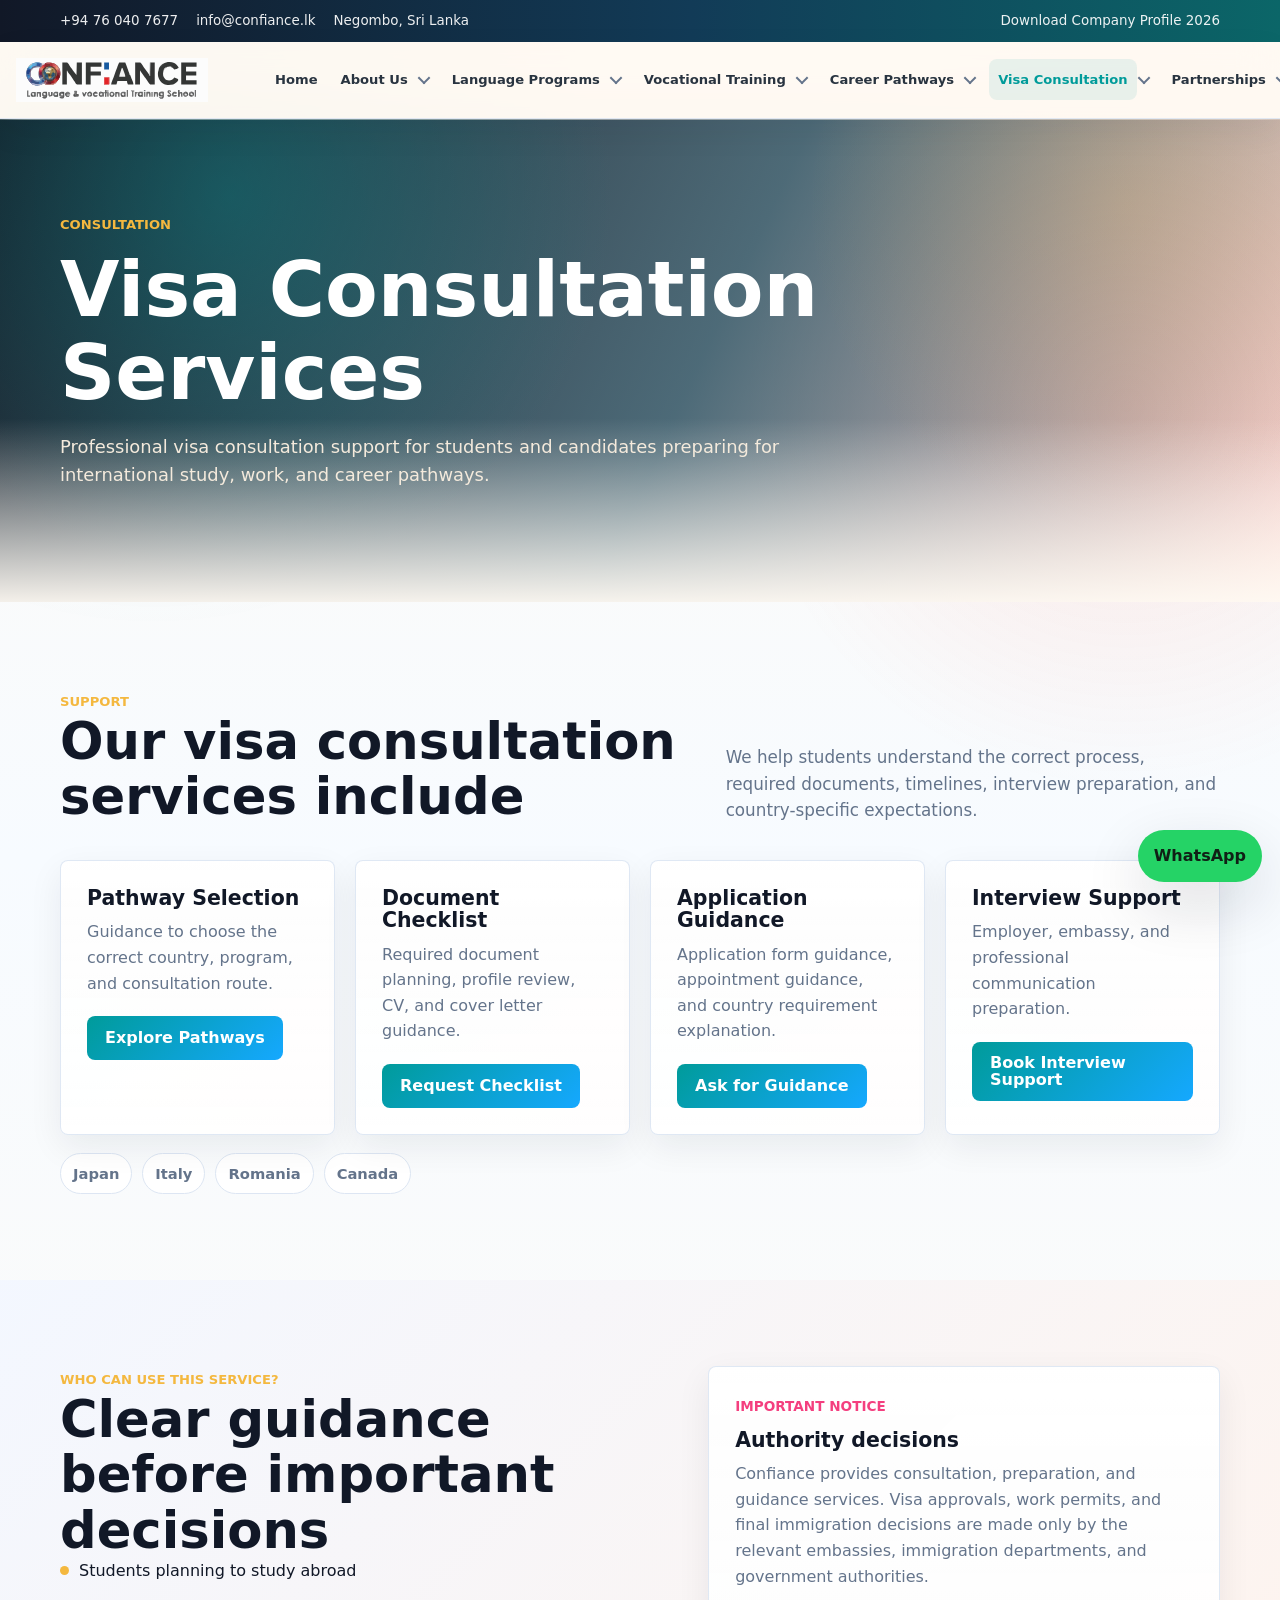
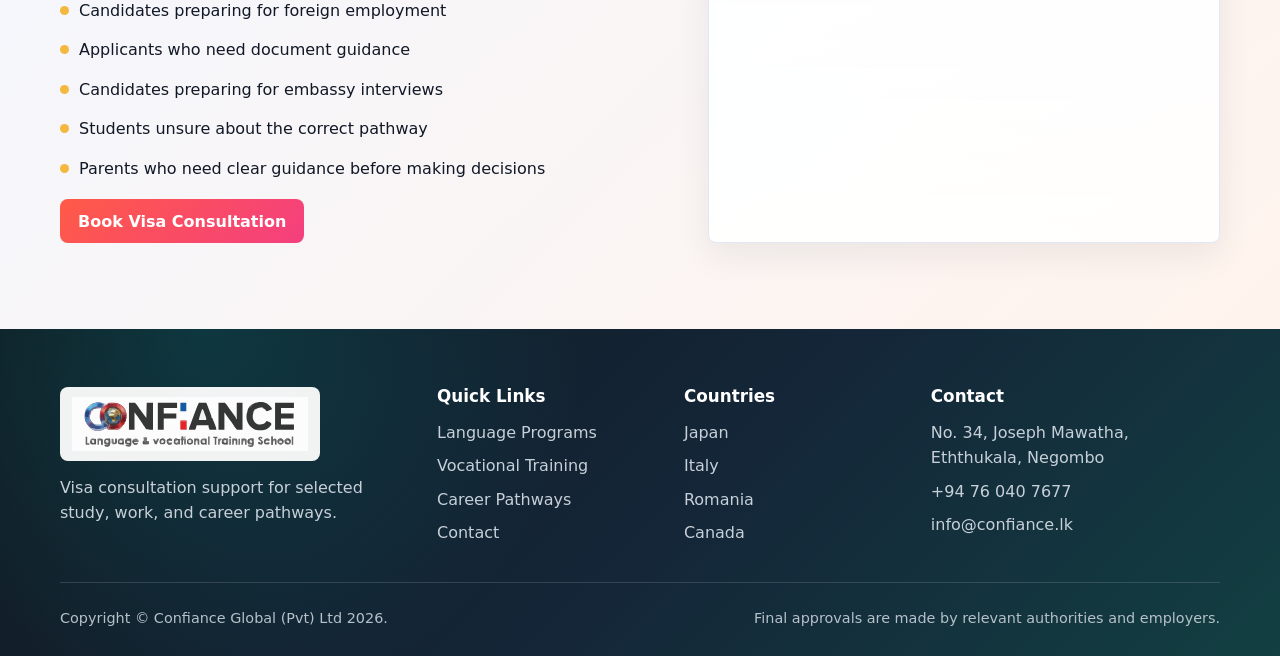
<file: visa.html>
<!doctype html>
<html lang="en">
  <head><meta charset="utf-8"><meta name="viewport" content="width=device-width, initial-scale=1"><title>Visa Consultation Services | Confiance</title><meta name="description" content="Visa consultation support for Japan, Italy, Romania, and Canada pathways."><link rel="stylesheet" href="assets/styles.css"></head>
  <body>
    <header class="topbar"><div class="container"><div class="topbar__links"><a href="tel:+94760407677">+94 76 040 7677</a><a href="mailto:info@confiance.lk">info@confiance.lk</a><a href="contact.html">Negombo, Sri Lanka</a></div><a href="company-profile-2026.html" download>Download Company Profile 2026</a></div></header>
    <nav class="nav"><div class="container"><a class="brand" href="index.html"><img class="brand__logo" src="assets/confiance-logo.svg" alt="Confiance Language &amp; Vocational Training School"></a><button class="nav__toggle" type="button" data-nav-toggle aria-label="Open menu" aria-expanded="false"><span></span><span></span><span></span></button><div class="nav__links" data-nav-links>
  <div class="nav__item"><a class="nav__link" href="index.html">Home</a></div>
  <div class="nav__item nav__item--has-menu">
    <a class="nav__link" href="about.html">About Us</a><button class="nav__chevron" type="button" aria-label="Open About submenu" aria-expanded="false"></button>
    <div class="nav__submenu"><a href="about.html#mission">Our Mission</a><a href="about.html#founder">Founder Message</a><a href="about.html#difference">Why Confiance</a></div>
  </div>
  <div class="nav__item nav__item--has-menu">
    <a class="nav__link" href="languages.html">Language Programs</a><button class="nav__chevron" type="button" aria-label="Open Language submenu" aria-expanded="false"></button>
    <div class="nav__submenu"><a href="japanese-language.html">Japanese</a><a href="italian-language.html">Italian</a><a href="romanian-language.html">Romanian</a><a href="languages.html#formats">Class Formats</a><a href="languages.html#support">Student Support</a></div>
  </div>
  <div class="nav__item nav__item--has-menu">
    <a class="nav__link" href="vocational.html">Vocational Training</a><button class="nav__chevron" type="button" aria-label="Open Vocational submenu" aria-expanded="false"></button>
    <div class="nav__submenu nav__submenu--wide"><a href="vocational.html#caregiver">Caregiver</a><a href="vocational.html#airport-ground-handling">Airport Ground Handling</a><a href="vocational.html#hospitality">Hospitality</a><a href="vocational.html#construction">Construction</a><a href="vocational.html#welding">Welding</a><a href="vocational.html#agriculture">Agriculture</a><a href="vocational.html#building-cleaning">Building Cleaning</a><a href="vocational.html#commercial-driving">Commercial Driving</a><a href="vocational.html#factory-manufacturing">Factory Jobs</a></div>
  </div>
  <div class="nav__item nav__item--has-menu">
    <a class="nav__link" href="pathways.html">Career Pathways</a><button class="nav__chevron" type="button" aria-label="Open Pathways submenu" aria-expanded="false"></button>
    <div class="nav__submenu"><a href="pathways.html#japan">Japan</a><a href="pathways.html#italy">Italy</a><a href="pathways.html#romania">Romania</a><a href="pathways.html#canada">Canada</a><a href="pathways.html#faq">FAQ</a></div>
  </div>
  <div class="nav__item nav__item--has-menu">
    <a class="nav__link" href="visa.html">Visa Consultation</a><button class="nav__chevron" type="button" aria-label="Open Visa submenu" aria-expanded="false"></button>
    <div class="nav__submenu"><a href="visa.html#pathway-selection">Pathway Selection</a><a href="visa.html#document-checklist">Document Checklist</a><a href="visa.html#application-guidance">Application Guidance</a><a href="visa.html#interview-support">Interview Support</a></div>
  </div>
  <div class="nav__item nav__item--has-menu">
    <a class="nav__link" href="partnerships.html">Partnerships</a><button class="nav__chevron" type="button" aria-label="Open Partnerships submenu" aria-expanded="false"></button>
    <div class="nav__submenu"><a href="partnerships.html#slbfe">SLBFE</a><a href="partnerships.html#vta">VTA Sri Lanka</a><a href="partnerships.html#don-bosco">Don Bosco</a><a href="partnerships.html#government">Government</a></div>
  </div>
  <div class="nav__item nav__item--has-menu">
    <a class="nav__link" href="team.html">Our Team</a><button class="nav__chevron" type="button" aria-label="Open Team submenu" aria-expanded="false"></button>
    <div class="nav__submenu"><a href="team.html#founder">Founder</a><a href="team.html#operations">Operations</a><a href="team.html#technology">Technology</a></div>
  </div>
  <div class="nav__item nav__item--has-menu">
    <a class="nav__link" href="gallery.html">Gallery</a><button class="nav__chevron" type="button" aria-label="Open Gallery submenu" aria-expanded="false"></button>
    <div class="nav__submenu"><a href="gallery.html#language-classes">Language Classes</a><a href="gallery.html#vocational-training">Vocational Training</a><a href="gallery.html#career-guidance">Career Guidance</a></div>
  </div>
  <div class="nav__item nav__item--has-menu">
    <a class="nav__link" href="contact.html">Contact Us</a><button class="nav__chevron" type="button" aria-label="Open Contact submenu" aria-expanded="false"></button>
    <div class="nav__submenu"><a href="contact.html#contact-details">Contact Details</a><a href="contact.html#consultation-form">Consultation Form</a><a href="https://wa.me/94760407677" target="_blank" rel="noreferrer">WhatsApp</a></div>
  </div>
</div><a class="button button--coral nav__portal" href="portal.html">LOGIN TO PORTAL</a></div></nav>
    <main>
      <section class="page-hero"><div class="container"><span class="eyebrow">Consultation</span><h1>Visa Consultation Services</h1><p>Professional visa consultation support for students and candidates preparing for international study, work, and career pathways.</p></div></section>
      <section><div class="container"><div class="section__header"><div><span class="eyebrow">Support</span><h2>Our visa consultation services include</h2></div><p class="section__intro">We help students understand the correct process, required documents, timelines, interview preparation, and country-specific expectations.</p></div><div class="grid grid--4"><article class="card" id="pathway-selection"><h3>Pathway Selection</h3><p>Guidance to choose the correct country, program, and consultation route.</p><a class="button" href="pathways.html">Explore Pathways</a></article><article class="card" id="document-checklist"><h3>Document Checklist</h3><p>Required document planning, profile review, CV, and cover letter guidance.</p><a class="button" href="contact.html">Request Checklist</a></article><article class="card" id="application-guidance"><h3>Application Guidance</h3><p>Application form guidance, appointment guidance, and country requirement explanation.</p><a class="button" href="contact.html">Ask for Guidance</a></article><article class="card" id="interview-support"><h3>Interview Support</h3><p>Employer, embassy, and professional communication preparation.</p><a class="button" href="contact.html">Book Interview Support</a></article></div><div class="pill-list"><a href="pathways.html#japan">Japan</a><a href="pathways.html#italy">Italy</a><a href="pathways.html#romania">Romania</a><a href="pathways.html#canada">Canada</a></div></div></section>
      <section class="section--soft"><div class="container split"><div><span class="eyebrow">Who can use this service?</span><h2>Clear guidance before important decisions</h2><ul class="feature-list"><li>Students planning to study abroad</li><li>Candidates preparing for foreign employment</li><li>Applicants who need document guidance</li><li>Candidates preparing for embassy interviews</li><li>Students unsure about the correct pathway</li><li>Parents who need clear guidance before making decisions</li></ul><a class="button button--coral" href="contact.html">Book Visa Consultation</a></div><article class="card"><span class="card__kicker">Important Notice</span><h3>Authority decisions</h3><p>Confiance provides consultation, preparation, and guidance services. Visa approvals, work permits, and final immigration decisions are made only by the relevant embassies, immigration departments, and government authorities.</p></article></div></section>
    </main>
    <footer class="footer"><div class="container"><div class="footer__grid"><div class="footer__brand"><img class="footer__logo" src="assets/confiance-logo.svg" alt="Confiance Language &amp; Vocational Training School"><p>Visa consultation support for selected study, work, and career pathways.</p></div><div><h3>Quick Links</h3><ul><li><a href="languages.html">Language Programs</a></li><li><a href="vocational.html">Vocational Training</a></li><li><a href="pathways.html">Career Pathways</a></li><li><a href="contact.html">Contact</a></li></ul></div><div><h3>Countries</h3><ul><li><a href="pathways.html#japan">Japan</a></li><li><a href="pathways.html#italy">Italy</a></li><li><a href="pathways.html#romania">Romania</a></li><li><a href="pathways.html#canada">Canada</a></li></ul></div><div><h3>Contact</h3><ul><li>No. 34, Joseph Mawatha, Eththukala, Negombo</li><li><a href="tel:+94760407677">+94 76 040 7677</a></li><li><a href="mailto:info@confiance.lk">info@confiance.lk</a></li></ul></div></div><div class="footer__bottom"><span>Copyright &copy; Confiance Global (Pvt) Ltd 2026.</span><span>Final approvals are made by relevant authorities and employers.</span></div></div></footer>
    <a class="whatsapp-float" href="https://wa.me/94760407677" target="_blank" rel="noreferrer">WhatsApp</a><script src="assets/script.js"></script>
  </body>
</html>
</file>
<file: assets/styles.css>
:root {
  --ink: #111827;
  --ink-soft: #1f2937;
  --muted: #64748b;
  --paper: #fffaf3;
  --soft: #f3f7ff;
  --surface: rgba(255, 255, 255, 0.94);
  --line: #dde6f3;
  --teal: #009b9a;
  --teal-dark: #047474;
  --coral: #ff5a47;
  --gold: #f4b83f;
  --green: #28a765;
  --violet: #6554ff;
  --sky: #15a8ff;
  --rose: #f43f7f;
  --shadow: 0 22px 60px rgba(17, 24, 39, 0.14);
  --shadow-strong: 0 30px 90px rgba(17, 24, 39, 0.22);
  --ring: 0 0 0 4px rgba(0, 155, 154, 0.14);
}

* {
  box-sizing: border-box;
}

html {
  scroll-behavior: smooth;
}

body {
  margin: 0;
  color: var(--ink);
  background:
    radial-gradient(circle at 12% 8%, rgba(0, 155, 154, 0.12), transparent 28rem),
    radial-gradient(circle at 88% 18%, rgba(255, 90, 71, 0.12), transparent 24rem),
    linear-gradient(180deg, #fffaf3 0%, #f7fbff 38%, #fffaf3 100%);
  font-family: Inter, ui-sans-serif, system-ui, -apple-system, BlinkMacSystemFont, "Segoe UI", sans-serif;
  line-height: 1.6;
}

img {
  display: block;
  max-width: 100%;
}

a {
  color: inherit;
  text-decoration: none;
}

.container {
  width: min(1160px, calc(100% - 32px));
  margin-inline: auto;
}

.topbar {
  background: linear-gradient(90deg, #111827, #123b57 54%, #0b6668);
  color: #fff;
  font-size: 0.84rem;
}

.topbar .container,
.nav .container {
  display: flex;
  align-items: center;
  justify-content: space-between;
  gap: 20px;
}

.nav .container {
  width: min(1380px, calc(100% - 32px));
}

.topbar__links,
.nav__links,
.footer__links {
  display: flex;
  align-items: center;
  gap: 18px;
  flex-wrap: wrap;
}

.topbar a {
  opacity: 0.92;
  padding: 10px 0;
}

.topbar a:hover {
  opacity: 1;
}

.nav {
  position: sticky;
  top: 0;
  z-index: 20;
  background: rgba(255, 250, 243, 0.86);
  border-bottom: 1px solid rgba(221, 230, 243, 0.86);
  backdrop-filter: blur(18px);
  box-shadow: 0 12px 34px rgba(17, 24, 39, 0.06);
}

.brand {
  display: flex;
  align-items: center;
  min-width: 230px;
  padding: 10px 0;
}

.brand__mark {
  display: grid;
  width: 46px;
  height: 46px;
  place-items: center;
  border-radius: 8px;
  background: linear-gradient(135deg, var(--teal), var(--violet) 62%, var(--coral));
  color: #fff;
  font-weight: 800;
  letter-spacing: 0;
  box-shadow: 0 12px 28px rgba(0, 155, 154, 0.25);
}

.brand__logo {
  width: clamp(170px, 15vw, 225px);
  height: auto;
}

.brand strong {
  display: block;
  font-size: 1.02rem;
  line-height: 1.1;
}

.brand span {
  color: var(--muted);
  display: block;
  font-size: 0.78rem;
  line-height: 1.25;
}

.nav__links {
  justify-content: center;
  gap: 5px;
  font-size: 0.82rem;
  flex-wrap: nowrap;
}

.nav__item {
  position: relative;
  display: flex;
  align-items: center;
}

.nav__link,
.nav__submenu a {
  color: #293440;
  border-radius: 8px;
  padding: 10px 9px;
  border-bottom: 0;
  font-weight: 750;
  white-space: nowrap;
  transition: color 0.18s ease, background 0.18s ease;
}

.nav__link:hover,
.nav__link[aria-current="page"],
.nav__item.is-active > .nav__link,
.nav__item--has-menu:hover > .nav__link,
.nav__item--has-menu:focus-within > .nav__link {
  color: var(--teal);
  background: rgba(0, 155, 154, 0.09);
}

.nav__chevron {
  position: relative;
  width: 28px;
  height: 32px;
  margin-left: -7px;
  border: 0;
  border-radius: 8px;
  background: transparent;
  cursor: pointer;
}

.nav__chevron::before {
  content: "";
  position: absolute;
  left: 50%;
  top: 45%;
  width: 7px;
  height: 7px;
  border-right: 2px solid var(--muted);
  border-bottom: 2px solid var(--muted);
  transform: translate(-50%, -50%) rotate(45deg);
  transition: transform 0.18s ease, border-color 0.18s ease;
}

.nav__item--has-menu::after {
  content: "";
  position: absolute;
  left: 0;
  right: 0;
  top: 100%;
  height: 16px;
}

.nav__item--has-menu:hover .nav__chevron::before,
.nav__item--has-menu:focus-within .nav__chevron::before,
.nav__item.is-open .nav__chevron::before {
  border-color: var(--teal);
  transform: translate(-50%, -30%) rotate(225deg);
}

.nav__submenu {
  position: absolute;
  left: 0;
  top: calc(100% + 14px);
  z-index: 30;
  display: grid;
  min-width: 230px;
  gap: 4px;
  border: 1px solid rgba(221, 230, 243, 0.92);
  border-radius: 8px;
  background: rgba(255, 255, 255, 0.96);
  box-shadow: var(--shadow);
  padding: 10px;
  opacity: 0;
  pointer-events: none;
  transform: translateY(8px);
  transition: opacity 0.18s ease, transform 0.18s ease;
  backdrop-filter: blur(16px);
}

.nav__submenu::before {
  content: "";
  position: absolute;
  left: 18px;
  top: -7px;
  width: 12px;
  height: 12px;
  border-left: 1px solid rgba(221, 230, 243, 0.92);
  border-top: 1px solid rgba(221, 230, 243, 0.92);
  background: rgba(255, 255, 255, 0.96);
  transform: rotate(45deg);
}

.nav__item:nth-last-child(-n + 2) .nav__submenu {
  left: auto;
  right: 0;
}

.nav__item:nth-last-child(-n + 2) .nav__submenu::before {
  left: auto;
  right: 18px;
}

.nav__submenu--wide {
  min-width: 430px;
  grid-template-columns: repeat(2, minmax(0, 1fr));
}

.nav__item--has-menu:hover .nav__submenu,
.nav__item--has-menu:focus-within .nav__submenu,
.nav__item.is-open .nav__submenu {
  opacity: 1;
  pointer-events: auto;
  transform: translateY(0);
}

.nav__submenu a {
  display: block;
  padding: 10px 11px;
  color: var(--muted);
  font-size: 0.86rem;
}

.nav__submenu a:hover,
.nav__submenu a[aria-current="location"] {
  background: linear-gradient(135deg, rgba(0, 155, 154, 0.1), rgba(255, 90, 71, 0.08));
  color: var(--teal-dark);
}

.nav__toggle {
  display: none;
  width: 42px;
  height: 42px;
  border: 1px solid var(--line);
  background: #fff;
  border-radius: 8px;
  color: var(--ink);
  padding: 9px;
}

.nav__toggle span {
  display: block;
  width: 18px;
  height: 2px;
  border-radius: 999px;
  background: var(--ink);
}

.nav__toggle span + span {
  margin-top: 4px;
}

.button {
  display: inline-flex;
  min-height: 44px;
  align-items: center;
  justify-content: center;
  gap: 8px;
  border: 0;
  border-radius: 8px;
  padding: 12px 18px;
  background: linear-gradient(135deg, var(--teal), var(--sky));
  color: #fff;
  cursor: pointer;
  font-weight: 700;
  line-height: 1.1;
  transition: transform 0.18s ease, box-shadow 0.18s ease, background 0.18s ease;
}

.button:hover {
  background: linear-gradient(135deg, var(--teal-dark), #087fc0);
  box-shadow: var(--shadow);
  transform: translateY(-1px);
}

.button:focus-visible,
a:focus-visible,
button:focus-visible,
input:focus-visible,
select:focus-visible,
textarea:focus-visible {
  outline: none;
  box-shadow: var(--ring);
}

.button--light {
  background: #fff;
  color: var(--ink);
  border: 1px solid var(--line);
}

.button--light:hover {
  background: var(--soft);
}

.button--coral {
  background: linear-gradient(135deg, var(--coral), var(--rose));
}

.button--coral:hover {
  background: linear-gradient(135deg, #e43f31, #d82767);
}

.hero {
  position: relative;
  min-height: 730px;
  display: grid;
  align-items: center;
  color: #fff;
  overflow: hidden;
  background: #111827;
}

.hero::before {
  content: "";
  position: absolute;
  inset: 0;
  background:
    linear-gradient(115deg, rgba(10, 18, 30, 0.92) 0%, rgba(16, 56, 75, 0.76) 44%, rgba(255, 90, 71, 0.18) 100%),
    url("https://images.unsplash.com/photo-1522202176988-66273c2fd55f?auto=format&fit=crop&w=1800&q=85") center/cover;
  transform: scale(1.02);
}

.hero::after {
  content: "";
  position: absolute;
  inset: 0;
  background:
    linear-gradient(180deg, transparent 68%, rgba(255, 250, 243, 0.96) 100%),
    linear-gradient(90deg, rgba(0, 155, 154, 0.16), transparent 44%, rgba(255, 90, 71, 0.18));
}

.hero .container {
  position: relative;
  z-index: 1;
}

.hero__layout {
  display: grid;
  grid-template-columns: minmax(0, 0.95fr) minmax(360px, 0.78fr);
  gap: 52px;
  align-items: center;
}

.hero__content {
  max-width: 780px;
  padding: 80px 0 130px;
}

.hero__visual {
  display: grid;
  grid-template-columns: 1fr 1fr;
  gap: 16px;
  align-items: stretch;
  padding: 14px;
  border: 1px solid rgba(255, 255, 255, 0.22);
  border-radius: 8px;
  background: rgba(255, 255, 255, 0.14);
  box-shadow: var(--shadow-strong);
  backdrop-filter: blur(16px);
}

.destination-tile {
  position: relative;
  min-height: 190px;
  overflow: hidden;
  border-radius: 8px;
  background: #111827;
  box-shadow: 0 14px 28px rgba(0, 0, 0, 0.22);
}

.destination-tile--large {
  grid-row: span 2;
  min-height: 396px;
}

.destination-tile img {
  width: 100%;
  height: 100%;
  object-fit: cover;
  opacity: 0.92;
  transition: transform 0.28s ease, opacity 0.28s ease;
}

.destination-tile::after {
  content: "";
  position: absolute;
  inset: 0;
  background: linear-gradient(180deg, transparent 35%, rgba(17, 24, 39, 0.76));
}

.destination-tile span {
  position: absolute;
  left: 16px;
  bottom: 14px;
  z-index: 1;
  color: #fff;
  font-size: 1.2rem;
  font-weight: 900;
}

.destination-tile:hover img {
  opacity: 1;
  transform: scale(1.06);
}

.eyebrow {
  color: var(--gold);
  font-weight: 800;
  letter-spacing: 0;
  text-transform: uppercase;
  font-size: 0.82rem;
}

h1,
h2,
h3 {
  margin: 0;
  line-height: 1.08;
}

h1 {
  margin-top: 12px;
  font-size: clamp(2.6rem, 6vw, 5.2rem);
  max-width: 820px;
}

h2 {
  font-size: clamp(2rem, 4vw, 3.35rem);
}

h3 {
  font-size: 1.28rem;
}

p {
  margin: 0;
}

.lead {
  color: #f7efe3;
  font-size: clamp(1.05rem, 2vw, 1.25rem);
  max-width: 720px;
  margin-top: 22px;
}

.hero__actions,
.section__actions {
  display: flex;
  gap: 14px;
  flex-wrap: wrap;
  margin-top: 30px;
}

.trust-points {
  display: grid;
  grid-template-columns: repeat(5, minmax(120px, 1fr));
  gap: 12px;
  margin-top: -74px;
  position: relative;
  z-index: 2;
}

.trust-point {
  min-height: 112px;
  padding: 18px;
  border: 1px solid rgba(221, 230, 243, 0.9);
  border-radius: 8px;
  background: rgba(255, 255, 255, 0.92);
  box-shadow: var(--shadow);
  font-weight: 800;
  transition: transform 0.18s ease, box-shadow 0.18s ease, border-color 0.18s ease;
}

.trust-point:hover {
  border-color: rgba(0, 155, 154, 0.4);
  box-shadow: var(--shadow-strong);
  transform: translateY(-4px);
}

.trust-point span {
  display: block;
  color: var(--teal);
  font-size: 1.45rem;
  line-height: 1;
  margin-bottom: 12px;
}

section {
  padding: 86px 0;
}

.section--soft {
  background:
    linear-gradient(135deg, rgba(243, 247, 255, 0.96), rgba(255, 243, 236, 0.96));
}

.section--ink {
  background:
    linear-gradient(135deg, #111827 0%, #17324d 52%, #123f42 100%);
  color: #fff;
}

.section--ink .muted,
.section--ink .section__intro {
  color: #d7dee3;
}

.section__header {
  display: grid;
  grid-template-columns: minmax(0, 0.9fr) minmax(280px, 0.7fr);
  align-items: end;
  gap: 30px;
  margin-bottom: 36px;
}

.section__intro {
  color: var(--muted);
  font-size: 1.05rem;
}

.grid {
  display: grid;
  gap: 20px;
}

.grid--2 {
  grid-template-columns: repeat(2, minmax(0, 1fr));
}

.grid--3 {
  grid-template-columns: repeat(3, minmax(0, 1fr));
}

.grid--4 {
  grid-template-columns: repeat(4, minmax(0, 1fr));
}

.grid--5 {
  grid-template-columns: repeat(5, minmax(0, 1fr));
}

.card {
  position: relative;
  border: 1px solid rgba(221, 230, 243, 0.92);
  border-radius: 8px;
  background:
    linear-gradient(180deg, rgba(255, 255, 255, 0.98), rgba(255, 255, 255, 0.92)),
    linear-gradient(135deg, rgba(0, 155, 154, 0.08), rgba(255, 90, 71, 0.06));
  padding: 26px;
  min-height: 100%;
  box-shadow: 0 12px 34px rgba(17, 24, 39, 0.07);
  transition: transform 0.18s ease, box-shadow 0.18s ease, border-color 0.18s ease;
  overflow: hidden;
}

.card::before {
  content: "";
  position: absolute;
  inset: 0 0 auto;
  height: 3px;
  background: linear-gradient(90deg, var(--teal), var(--gold), var(--coral));
  opacity: 0;
  transition: opacity 0.18s ease;
}

.card:hover {
  border-color: rgba(0, 155, 154, 0.34);
  box-shadow: var(--shadow);
  transform: translateY(-3px);
}

.card:hover::before {
  opacity: 1;
}

.card--image {
  padding: 0;
  overflow: hidden;
}

.card--image::before {
  z-index: 1;
}

.card--image img {
  width: 100%;
  height: 220px;
  object-fit: cover;
}

.card--image .card__body {
  padding: 24px;
}

.card__kicker {
  color: var(--rose);
  font-weight: 800;
  font-size: 0.85rem;
  text-transform: uppercase;
}

.card h2 {
  font-size: clamp(1.55rem, 2.5vw, 2.25rem);
}

.card p,
.muted {
  color: var(--muted);
}

.card h3 + p,
.card h2 + p,
.card .card__kicker + h3,
.card .card__kicker + h2 {
  margin-top: 10px;
}

.card p + p,
.card p + ul,
.card ul + p,
.section__intro + .muted,
.section__intro + .feature-list,
.feature-list + .button,
.pill-list + .button {
  margin-top: 18px;
}

.card .button {
  margin-top: 20px;
}

.feature-list {
  display: grid;
  gap: 14px;
  margin: 0;
  padding: 0;
  list-style: none;
}

.feature-list li {
  display: flex;
  align-items: flex-start;
  gap: 10px;
}

.feature-list li::before {
  content: "";
  flex: 0 0 9px;
  width: 9px;
  height: 9px;
  margin-top: 8px;
  border-radius: 999px;
  background: var(--gold);
}

.split {
  display: grid;
  grid-template-columns: minmax(0, 1fr) minmax(320px, 0.85fr);
  gap: 46px;
  align-items: center;
}

.split__media {
  position: relative;
}

.split__media img {
  width: 100%;
  aspect-ratio: 4 / 3;
  border-radius: 8px;
  object-fit: cover;
  box-shadow: var(--shadow);
}

.destination-grid {
  align-items: stretch;
}

.destination-card {
  position: relative;
}

.destination-card img {
  height: 250px;
}

.destination-card .card__body {
  display: grid;
  align-content: start;
  min-height: 300px;
}

.country-badge {
  display: inline-flex;
  width: fit-content;
  margin-bottom: 12px;
  border-radius: 999px;
  background: linear-gradient(135deg, rgba(0, 155, 154, 0.13), rgba(255, 90, 71, 0.13));
  color: var(--teal-dark);
  padding: 6px 11px;
  font-size: 0.78rem;
  font-weight: 900;
  text-transform: uppercase;
}

.stat {
  position: absolute;
  right: 20px;
  bottom: 20px;
  max-width: 180px;
  border-radius: 8px;
  background: #fff;
  padding: 18px;
  box-shadow: var(--shadow);
}

.stat strong {
  color: var(--teal);
  display: block;
  font-size: 2rem;
  line-height: 1;
}

.finder {
  display: grid;
  grid-template-columns: repeat(4, minmax(150px, 1fr));
  gap: 14px;
  align-items: end;
  padding: 22px;
  border: 1px solid var(--line);
  border-radius: 8px;
  background: rgba(255, 255, 255, 0.94);
  box-shadow: var(--shadow);
}

.finder-results {
  display: grid;
  gap: 18px;
  margin-top: 22px;
}

.finder-results__summary {
  border: 1px solid var(--line);
  border-radius: 8px;
  background: #fff;
  padding: 22px;
  box-shadow: var(--shadow);
}

.finder-results__summary strong {
  color: var(--teal);
}

.finder-results__grid {
  display: grid;
  grid-template-columns: repeat(3, minmax(0, 1fr));
  gap: 16px;
}

.job-card {
  border: 1px solid var(--line);
  border-radius: 8px;
  background: #fff;
  padding: 20px;
}

.job-card.is-primary {
  border-color: rgba(11, 123, 120, 0.45);
  box-shadow: var(--shadow);
}

.job-card__badge {
  display: inline-flex;
  margin-bottom: 12px;
  border-radius: 999px;
  background: rgba(216, 160, 39, 0.15);
  color: #8c6207;
  padding: 5px 10px;
  font-size: 0.78rem;
  font-weight: 900;
}

.job-card h3 {
  margin-bottom: 10px;
}

.job-card dl {
  display: grid;
  gap: 10px;
  margin: 16px 0 0;
}

.job-card dt {
  color: var(--muted);
  font-size: 0.8rem;
  font-weight: 900;
  text-transform: uppercase;
}

.job-card dd {
  margin: 2px 0 0;
  font-weight: 700;
}

.job-card__actions {
  display: flex;
  flex-wrap: wrap;
  gap: 10px;
  margin-top: 18px;
}

.finder-results__empty {
  border: 1px dashed var(--line);
  border-radius: 8px;
  background: #fff;
  padding: 22px;
  color: var(--muted);
}

label {
  display: grid;
  gap: 7px;
  color: var(--muted);
  font-weight: 700;
  font-size: 0.86rem;
}

input,
select,
textarea {
  width: 100%;
  min-height: 44px;
  border: 1px solid var(--line);
  border-radius: 8px;
  background: #fff;
  color: var(--ink);
  font: inherit;
  padding: 11px 12px;
  transition: border-color 0.18s ease, box-shadow 0.18s ease;
}

input:hover,
select:hover,
textarea:hover {
  border-color: rgba(0, 155, 154, 0.45);
}

textarea {
  min-height: 132px;
  resize: vertical;
}

.toggle {
  display: inline-grid;
  grid-template-columns: 1fr 1fr;
  gap: 4px;
  padding: 4px;
  border: 1px solid var(--line);
  border-radius: 8px;
  background: #fff;
}

.toggle button {
  border: 0;
  border-radius: 6px;
  padding: 10px 14px;
  background: transparent;
  cursor: pointer;
  font-weight: 800;
}

.toggle button.is-active {
  background: var(--teal);
  color: #fff;
}

.timeline {
  display: grid;
  grid-template-columns: repeat(7, minmax(130px, 1fr));
  gap: 14px;
  overflow-x: auto;
  padding-bottom: 8px;
}

.step {
  min-height: 150px;
  border-radius: 8px;
  border: 1px solid rgba(255, 255, 255, 0.18);
  background: linear-gradient(150deg, rgba(255, 255, 255, 0.12), rgba(255, 255, 255, 0.05));
  padding: 18px;
}

.step strong {
  color: var(--gold);
  display: block;
  margin-bottom: 16px;
}

.logo-strip {
  display: grid;
  grid-template-columns: repeat(5, minmax(130px, 1fr));
  gap: 14px;
}

.logo-strip span,
.logo-strip a {
  display: grid;
  min-height: 88px;
  place-items: center;
  border: 1px solid var(--line);
  border-radius: 8px;
  background: #fff;
  color: var(--ink);
  text-align: center;
  font-weight: 900;
  padding: 12px;
}

.logo-strip a:hover,
.pill-list a:hover {
  border-color: var(--teal);
  color: var(--teal);
}

.page-hero {
  position: relative;
  min-height: 390px;
  display: grid;
  align-items: end;
  color: #fff;
  background:
    linear-gradient(115deg, rgba(10, 18, 30, 0.94), rgba(16, 56, 75, 0.74) 54%, rgba(255, 90, 71, 0.2)),
    url("https://images.unsplash.com/photo-1517048676732-d65bc937f952?auto=format&fit=crop&w=1800&q=80") center/cover;
  overflow: hidden;
  padding: 92px 0 112px;
}

.page-hero::before,
.page-hero::after {
  content: "";
  position: absolute;
  inset: 0;
  pointer-events: none;
}

.page-hero::before {
  background:
    radial-gradient(circle at 18% 16%, rgba(0, 155, 154, 0.34), transparent 24rem),
    radial-gradient(circle at 88% 18%, rgba(244, 184, 63, 0.18), transparent 20rem);
}

.page-hero::after {
  background: linear-gradient(180deg, transparent 62%, rgba(255, 250, 243, 0.95) 100%);
}

.page-hero .container {
  position: relative;
  z-index: 1;
}

.page-hero h1 {
  max-width: 900px;
}

.page-hero p {
  max-width: 760px;
  margin-top: 18px;
  color: #f4eadc;
  font-size: 1.12rem;
}

.hero__logo {
  width: min(420px, 92vw);
  height: auto;
  margin-bottom: 22px;
  padding: 12px 14px;
  border-radius: 8px;
  background: rgba(255, 255, 255, 0.92);
  box-shadow: var(--shadow);
}

.language-hero {
  position: relative;
  min-height: 620px;
  display: grid;
  align-items: center;
  color: #fff;
  overflow: hidden;
  background: #111827;
  padding: 92px 0 118px;
}

.language-hero::before,
.language-hero::after {
  content: "";
  position: absolute;
  inset: 0;
  pointer-events: none;
}

.language-hero::before {
  transform: scale(1.02);
}

.language-hero::after {
  background: linear-gradient(180deg, transparent 72%, rgba(255, 250, 243, 0.96) 100%);
}

.language-hero--japan::before {
  background:
    linear-gradient(112deg, rgba(18, 25, 42, 0.94) 0%, rgba(82, 24, 42, 0.75) 48%, rgba(188, 31, 52, 0.36) 100%),
    url("https://images.unsplash.com/photo-1528360983277-13d401cdc186?auto=format&fit=crop&w=1800&q=85") center/cover;
}

.language-hero--italy::before {
  background:
    linear-gradient(112deg, rgba(16, 42, 34, 0.93) 0%, rgba(20, 112, 69, 0.7) 45%, rgba(181, 50, 42, 0.32) 100%),
    url("https://images.unsplash.com/photo-1529260830199-42c24126f198?auto=format&fit=crop&w=1800&q=85") center/cover;
}

.language-hero--romania::before {
  background:
    linear-gradient(112deg, rgba(12, 30, 62, 0.94) 0%, rgba(18, 70, 133, 0.72) 46%, rgba(220, 165, 28, 0.32) 100%),
    url("https://images.unsplash.com/photo-1518005020951-eccb494ad742?auto=format&fit=crop&w=1800&q=85") center/cover;
}

.language-hero__grid {
  position: relative;
  z-index: 1;
  display: grid;
  grid-template-columns: minmax(0, 1fr) minmax(320px, 0.48fr);
  gap: 44px;
  align-items: center;
}

.language-hero h1 {
  max-width: 860px;
}

.language-hero__panel {
  border: 1px solid rgba(255, 255, 255, 0.26);
  border-radius: 8px;
  background: rgba(255, 255, 255, 0.15);
  box-shadow: var(--shadow-strong);
  padding: 28px;
  backdrop-filter: blur(18px);
}

.language-hero__panel span {
  display: block;
  color: var(--gold);
  font-weight: 900;
  text-transform: uppercase;
  font-size: 0.82rem;
}

.language-hero__panel strong {
  display: block;
  margin-top: 10px;
  font-size: clamp(1.45rem, 3vw, 2.1rem);
  line-height: 1.08;
}

.language-hero__panel p {
  margin-top: 14px;
  color: #f4eadc;
}

.language-stats {
  margin-top: -72px;
  position: relative;
  z-index: 2;
}

.language-stats article {
  min-height: 150px;
  border: 1px solid rgba(221, 230, 243, 0.92);
  border-radius: 8px;
  background: rgba(255, 255, 255, 0.94);
  box-shadow: var(--shadow);
  padding: 24px;
}

.language-stats strong {
  display: block;
  color: var(--teal-dark);
  font-size: 1.65rem;
  line-height: 1;
}

.language-stats span {
  display: block;
  margin-top: 12px;
  color: var(--muted);
  font-weight: 700;
}

.language-card-accent::before,
.language-program-card::before {
  opacity: 1;
}

.language-program-card .button {
  align-self: end;
  width: fit-content;
}

.program-layout {
  display: grid;
  grid-template-columns: minmax(220px, 0.32fr) minmax(0, 1fr);
  gap: 34px;
}

.program-nav {
  position: sticky;
  top: 92px;
  align-self: start;
  border: 1px solid var(--line);
  border-radius: 8px;
  background: var(--surface);
  box-shadow: 0 16px 36px rgba(17, 24, 39, 0.08);
  padding: 18px;
  backdrop-filter: blur(14px);
}

.program-nav a {
  display: block;
  padding: 12px 10px;
  border-radius: 6px;
  color: var(--muted);
  font-weight: 800;
}

.program-nav a:hover {
  background: var(--soft);
  color: var(--teal);
}

.detail-block {
  position: relative;
  border: 1px solid rgba(221, 230, 243, 0.86);
  border-radius: 8px;
  background: rgba(255, 255, 255, 0.76);
  box-shadow: 0 12px 34px rgba(17, 24, 39, 0.06);
  padding: 30px;
  margin-bottom: 22px;
  overflow: hidden;
}

.detail-block::before {
  content: "";
  position: absolute;
  inset: 0 auto 0 0;
  width: 4px;
  background: linear-gradient(180deg, var(--teal), var(--coral));
}

.detail-block:first-child {
  padding-top: 30px;
}

.pill-list {
  display: flex;
  flex-wrap: wrap;
  gap: 10px;
  margin-top: 18px;
}

.pill-list span,
.pill-list a {
  border-radius: 999px;
  border: 1px solid var(--line);
  background: #fff;
  padding: 8px 12px;
  color: var(--muted);
  font-weight: 700;
  font-size: 0.92rem;
  transition: border-color 0.18s ease, color 0.18s ease, transform 0.18s ease;
}

.gallery-grid {
  display: grid;
  grid-template-columns: repeat(3, minmax(0, 1fr));
  gap: 16px;
}

.gallery-grid figure {
  margin: 0;
  position: relative;
  overflow: hidden;
  border-radius: 8px;
  background: var(--ink);
  box-shadow: 0 16px 38px rgba(17, 24, 39, 0.12);
}

.gallery-grid img {
  width: 100%;
  height: 270px;
  object-fit: cover;
  opacity: 0.88;
  transition: opacity 0.24s ease, transform 0.24s ease;
}

.gallery-grid figure::after {
  content: "";
  position: absolute;
  inset: 0;
  background: linear-gradient(180deg, transparent 36%, rgba(17, 24, 39, 0.84));
}

.gallery-grid figure:hover img {
  opacity: 1;
  transform: scale(1.05);
}

.gallery-grid figcaption {
  position: absolute;
  left: 16px;
  right: 16px;
  bottom: 14px;
  z-index: 1;
  color: #fff;
  font-weight: 900;
}

.faq {
  display: grid;
  gap: 12px;
}

.faq__item {
  border: 1px solid var(--line);
  border-radius: 8px;
  background: #fff;
  overflow: hidden;
}

.faq__button {
  display: flex;
  justify-content: space-between;
  gap: 16px;
  width: 100%;
  border: 0;
  background: transparent;
  padding: 20px;
  color: var(--ink);
  cursor: pointer;
  font: inherit;
  font-weight: 900;
  text-align: left;
}

.faq__panel {
  display: none;
  padding: 0 20px 20px;
  color: var(--muted);
}

.faq__item.is-open .faq__panel {
  display: block;
}

.contact-layout {
  display: grid;
  grid-template-columns: minmax(0, 0.8fr) minmax(320px, 1fr);
  gap: 32px;
  align-items: start;
}

.form {
  display: grid;
  gap: 16px;
}

.form.card {
  background:
    linear-gradient(180deg, rgba(255, 255, 255, 0.98), rgba(247, 251, 255, 0.94)),
    linear-gradient(135deg, rgba(0, 155, 154, 0.08), rgba(255, 90, 71, 0.08));
}

.form__row {
  display: grid;
  grid-template-columns: 1fr 1fr;
  gap: 16px;
}

.whatsapp-float {
  position: fixed;
  right: 18px;
  bottom: 18px;
  z-index: 35;
  display: inline-flex;
  align-items: center;
  gap: 8px;
  border-radius: 999px;
  background: #25d366;
  color: #102016;
  padding: 13px 16px;
  font-weight: 900;
  box-shadow: var(--shadow);
}

.lead-pop {
  position: fixed;
  inset: auto 18px 84px auto;
  z-index: 34;
  width: min(360px, calc(100vw - 36px));
  border: 1px solid var(--line);
  border-radius: 8px;
  background: #fff;
  box-shadow: var(--shadow);
  padding: 18px;
  transform: translateY(16px);
  opacity: 0;
  pointer-events: none;
  transition: opacity 0.2s ease, transform 0.2s ease;
}

.lead-pop.is-visible {
  opacity: 1;
  pointer-events: auto;
  transform: translateY(0);
}

.lead-pop__close {
  position: absolute;
  top: 8px;
  right: 8px;
  width: 32px;
  height: 32px;
  border: 0;
  border-radius: 8px;
  background: var(--soft);
  cursor: pointer;
  font-weight: 900;
}

.footer {
  background:
    radial-gradient(circle at 16% 0%, rgba(0, 155, 154, 0.22), transparent 24rem),
    linear-gradient(135deg, #111820, #142638 54%, #123f42);
  color: #fff;
  padding: 58px 0 26px;
}

.footer__grid {
  display: grid;
  grid-template-columns: 1.2fr 0.75fr 0.75fr 1fr;
  gap: 30px;
}

.footer h3 {
  font-size: 1.05rem;
  margin-bottom: 14px;
}

.footer__brand {
  display: grid;
  align-content: start;
  gap: 14px;
}

.footer__logo {
  width: min(260px, 100%);
  height: auto;
  padding: 10px 12px;
  border-radius: 8px;
  background: rgba(255, 255, 255, 0.94);
}

.footer p,
.footer a,
.footer li {
  color: #c7d0d8;
}

.footer a:hover {
  color: #fff;
}

.footer ul {
  display: grid;
  gap: 8px;
  margin: 0;
  padding: 0;
  list-style: none;
}

.footer__bottom {
  display: flex;
  justify-content: space-between;
  gap: 20px;
  margin-top: 36px;
  padding-top: 24px;
  border-top: 1px solid rgba(255, 255, 255, 0.14);
  color: #b6c0c9;
  font-size: 0.9rem;
}

@media (max-width: 1260px) {
  .nav .button {
    display: none;
  }
}

@media (max-width: 1260px) {
  .nav__toggle {
    display: block;
  }

  .nav__links {
    position: absolute;
    left: 0;
    right: 0;
    top: 76px;
    display: none;
    flex-direction: column;
    align-items: stretch;
    gap: 4px;
    background: rgba(255, 250, 243, 0.98);
    border-bottom: 1px solid var(--line);
    padding: 10px 16px 18px;
    box-shadow: var(--shadow);
  }

  .nav__links.is-open {
    display: flex;
  }

  .nav__item {
    display: grid;
    grid-template-columns: 1fr auto;
    align-items: stretch;
  }

  .nav__item--has-menu::after {
    display: none;
  }

  .nav__item > .nav__link {
    display: block;
    padding: 12px;
  }

  .nav__chevron {
    width: 42px;
    height: 42px;
    margin-left: 0;
  }

  .nav__submenu,
  .nav__submenu--wide {
    position: static;
    grid-column: 1 / -1;
    min-width: 0;
    grid-template-columns: 1fr;
    margin: 0 0 8px 12px;
    box-shadow: none;
    background: rgba(255, 255, 255, 0.7);
    transform: none;
    display: none;
    opacity: 1;
    pointer-events: auto;
    padding: 6px;
  }

  .nav__submenu::before {
    display: none;
  }

  .nav__item--has-menu:hover .nav__submenu,
  .nav__item--has-menu:focus-within .nav__submenu {
    display: none;
  }

  .nav__item.is-open .nav__submenu {
    display: grid;
  }
}

@media (max-width: 1060px) {
  .trust-points,
  .grid--4,
  .grid--5,
  .finder,
  .finder-results__grid,
  .footer__grid {
    grid-template-columns: repeat(2, minmax(0, 1fr));
  }

  .section__header,
  .hero__layout,
  .language-hero__grid,
  .split,
  .program-layout,
  .contact-layout {
    grid-template-columns: 1fr;
  }

  .hero__visual {
    margin-bottom: 80px;
  }

  .program-nav {
    position: static;
  }
}

@media (max-width: 720px) {
  .topbar .container {
    align-items: flex-start;
    flex-direction: column;
    gap: 0;
    padding: 8px 0;
  }

  .topbar__links {
    gap: 10px;
  }

  .brand {
    min-width: 0;
  }

  .brand__logo {
    width: 158px;
  }

  .hero {
    min-height: 640px;
  }

  .language-hero {
    min-height: 560px;
    padding: 72px 0 104px;
  }

  .hero__content {
    padding: 64px 0 28px;
  }

  .hero__visual {
    grid-template-columns: 1fr;
    margin-bottom: 92px;
  }

  .destination-tile,
  .destination-tile--large {
    min-height: 220px;
    grid-row: auto;
  }

  section {
    padding: 62px 0;
  }

  .trust-points,
  .grid--2,
  .grid--3,
  .grid--4,
  .grid--5,
  .finder,
  .finder-results__grid,
  .logo-strip,
  .gallery-grid,
  .form__row,
  .footer__grid {
    grid-template-columns: 1fr;
  }

  .card,
  .finder {
    padding: 20px;
  }

  .footer__bottom {
    flex-direction: column;
  }

  .whatsapp-float {
    right: 12px;
    bottom: 12px;
    padding: 12px 14px;
  }
}
</file>
